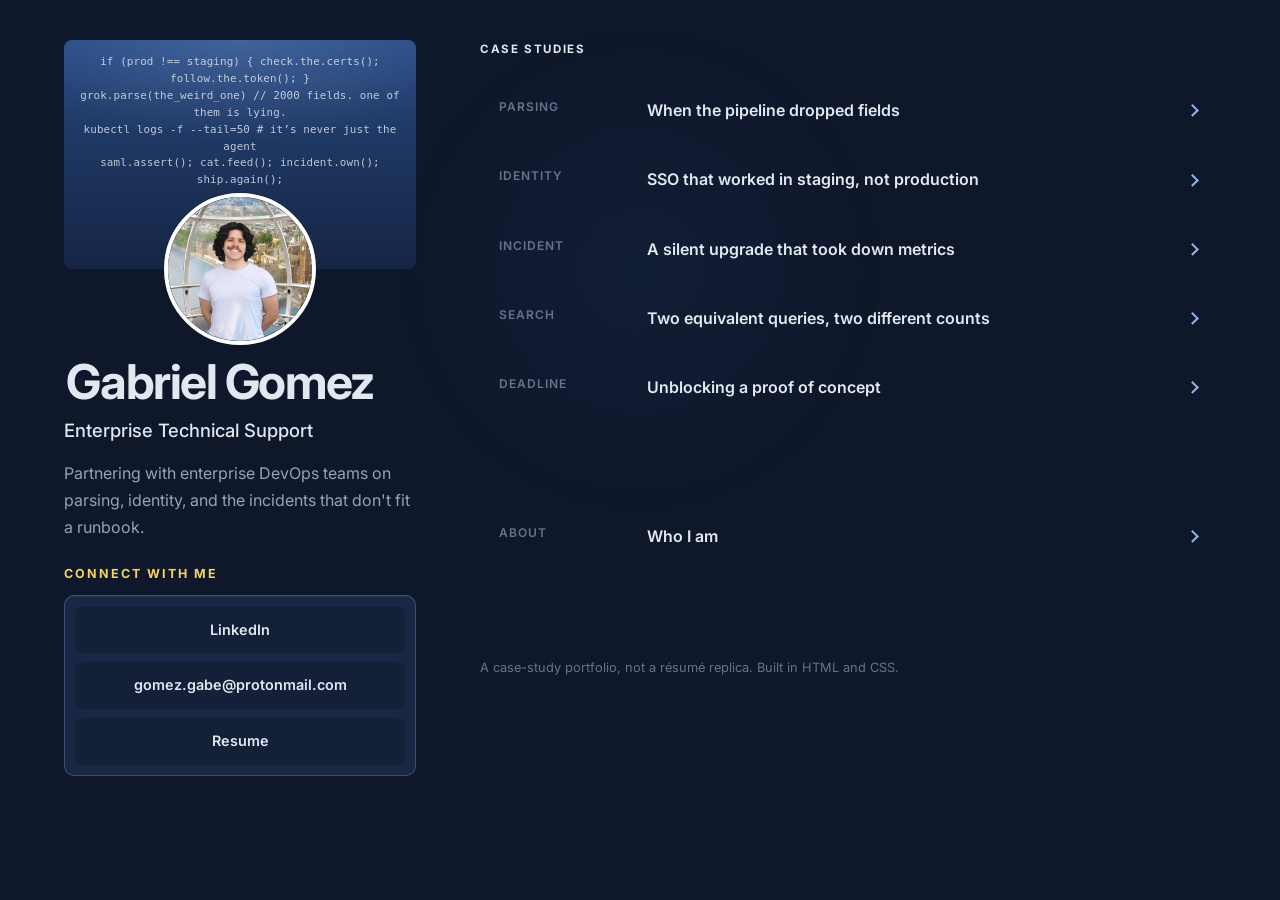
<file: index.html>
<!DOCTYPE html>
<html lang="en">
  <head>
    <meta charset="utf-8" />
    <meta name="viewport" content="width=device-width, initial-scale=1" />
    <title>Gabriel Gomez — Case studies</title>
    <meta
      name="description"
      content="Case studies from enterprise observability support: log parsing, SSO, and production incidents at Logz.io."
    />
    <meta property="og:type" content="website" />
    <meta property="og:title" content="Gabriel Gomez — Case studies" />
    <meta
      property="og:description"
      content="Selected work from enterprise SaaS support — parsing pipelines, identity, and incidents, not a resume replica."
    />
    <meta property="og:image" content="assets/og-image.png" />
    <meta name="twitter:card" content="summary_large_image" />
    <link rel="icon" href="favicon.svg" type="image/svg+xml" />
    <link rel="icon" href="assets/favicon.png" type="image/png" />
    <link rel="preconnect" href="https://fonts.googleapis.com" />
    <link rel="preconnect" href="https://fonts.gstatic.com" crossorigin />
    <link href="https://fonts.googleapis.com/css2?family=Inter:wght@400;500;600;700&display=swap" rel="stylesheet" />
    <link rel="stylesheet" href="css/styles.css" />
  </head>
  <body>
    <div id="spotlight" aria-hidden="true"></div>
    <a class="skip" href="#content">Skip to content</a>

    <div class="layout">
      <header class="intro">
        <div class="intro-top">
          <div class="linkedin-head">
            <div class="banner" aria-hidden="true">
              <p>if (prod !== staging) { check.the.certs(); follow.the.token(); }</p>
              <p>grok.parse(the_weird_one) // 2000 fields. one of them is lying.</p>
              <p>kubectl logs -f --tail=50  # it’s never just the agent</p>
              <p>saml.assert(); cat.feed(); incident.own(); ship.again();</p>
            </div>
            <div class="portrait-wrap">
              <img
                class="portrait"
                src="assets/portrait.jpg?v=4"
                alt="Portrait of Gabriel Gomez"
                width="152"
                height="152"
              />
            </div>
          </div>
          <h1>Gabriel Gomez</h1>
          <h2>Enterprise Technical Support</h2>
          <p class="lede">
            Partnering with enterprise DevOps teams on parsing, identity, and the incidents that don't fit a runbook.
          </p>
          <p class="connect-label">Connect with me</p>
          <nav class="contact-bar" aria-label="Contact">
            <a href="https://www.linkedin.com/in/gabriel-gz/" target="_blank" rel="noopener noreferrer">LinkedIn</a>
            <a href="contact.html">gomez.gabe@protonmail.com</a>
            <a href="assets/resume.pdf" target="_blank" rel="noopener noreferrer">Resume</a>
          </nav>
        </div>
      </header>

      <main id="content">
        <section id="cases" aria-label="Case studies">
          <h2 class="section-label">Case studies</h2>
          <ul class="cases">
            <li>
              <article class="card case-card">
                <p class="when">Parsing</p>
                <details>
                  <summary>
                    <h3>When the pipeline dropped fields</h3>
                    <span class="chevron" aria-hidden="true"></span>
                  </summary>
                  <div class="case-body">
                    <p>
                      Ingest was trustworthy again after remapping indexes and fixing grok, key-value, and Sawmill rules — including a 21k+ SpanMetrics cardinality case and the 2000-field ceiling.<!-- TODO: Gabriel to supply -->
                    </p>
                    <p>
                      DevOps would ship logs that looked fine in the agent and vanished or mapped wrong in the index — <code>_grokparsefailure</code>, JSON strings where objects should be, timestamps in the wrong field, the 2000-field ceiling. I authored and debugged grok, key-value, and Sawmill rules, remapped indexes, and tuned a 21k+ SpanMetrics cardinality case so ingest was trustworthy again.
                    </p>
                    <ul class="pills">
                      <li>ELK</li>
                      <li>Grok / Sawmill</li>
                      <li>OTEL / Filebeat</li>
                    </ul>
                  </div>
                </details>
              </article>
            </li>
            <li>
              <article class="card case-card">
                <p class="when">Identity</p>
                <details>
                  <summary>
                    <h3>SSO that worked in staging, not production</h3>
                    <span class="chevron" aria-hidden="true"></span>
                  </summary>
                  <div class="case-body">
                    <p>
                      Production SSO started completing after the same SAML setup that worked in staging failed in prod — the mismatch was on the service-provider side (sign-in URL and .pem/.cert), not a broken customer IdP.
                    </p>
                    <p>
                      The surface I own is reading the error and finding the cause. We consume the customer’s IdP through the product UI (SAML or OAuth via Auth0) — we don’t architect their identity tenant. I compared the failed assertion and the Sign-in URL / certificate against staging, found the prod values didn’t match, and wrote that check down so the next identical failure wasn’t a black box.
                    </p>
                    <ul class="pills">
                      <li>SAML</li>
                      <li>OAuth</li>
                      <li>Auth0</li>
                    </ul>
                  </div>
                </details>
              </article>
            </li>
            <li>
              <article class="card case-card">
                <p class="when">Incident</p>
                <details>
                  <summary>
                    <h3>A silent upgrade that took down metrics</h3>
                    <span class="chevron" aria-hidden="true"></span>
                  </summary>
                  <div class="case-body">
                    <p>
                      Turned a two-account config ticket into a platform incident and got metrics restored the same day — root cause was a Prometheus 3.0 upgrade that broke a query the accounts API depended on.
                    </p>
                    <p>
                      Two accounts suddenly saw a “Get started” page and 500s instead of their metrics plan. I escalated with errors and screenshots, then found the same failure on a second unrelated account — which turned a “customer config” ticket into a platform incident. A Prometheus 3.0 upgrade had broken a query the accounts API used. Incident channel opened; restored the same day.
                    </p>
                    <ul class="pills">
                      <li>Metrics</li>
                      <li>Incident response</li>
                      <li>Cross-team</li>
                    </ul>
                  </div>
                </details>
              </article>
            </li>
            <li>
              <article class="card case-card">
                <p class="when">Search</p>
                <details>
                  <summary>
                    <h3>Two equivalent queries, two different counts</h3>
                    <span class="chevron" aria-hidden="true"></span>
                  </summary>
                  <div class="case-body">
                    <p>
                      Got two logically equivalent searches returning matching counts the same day — a cost-saving index-template change had altered free-text mapping. A second regression the next morning was caught in the incident channel.
                    </p>
                    <p>
                      One customer’s logically equivalent searches against the same field returned wildly different volumes. I packaged both queries and request IDs side by side after the first theories failed. Root cause: a cost-saving index-template change had altered free-text mapping. Fixed the same day; a second regression the next morning was caught in the incident channel.
                    </p>
                    <ul class="pills">
                      <li>Elasticsearch</li>
                      <li>Index mapping</li>
                      <li>Reproduction</li>
                    </ul>
                  </div>
                </details>
              </article>
            </li>
            <li>
              <article class="card case-card">
                <p class="when">Deadline</p>
                <details>
                  <summary>
                    <h3>Unblocking a proof of concept</h3>
                    <span class="chevron" aria-hidden="true"></span>
                  </summary>
                  <div class="case-body">
                    <p>
                      Feature enabled and verified before the POC deadline after an enrichment-permissioning block and a broken AWS credential.<!-- TODO: Gabriel to supply -->
                    </p>
                    <p>
                      A prospect’s POC depended on an enrichment feature that needed backend permissioning. I escalated with account and token context already gathered, then stayed through a second blocker when the AWS credential powering the feature broke. Feature enabled and verified before the deadline — the kind of work that sits next to the account team, not just the ticket queue.
                    </p>
                    <ul class="pills">
                      <li>Integrations</li>
                      <li>Account team</li>
                      <li>AWS</li>
                    </ul>
                  </div>
                </details>
              </article>
            </li>
          </ul>
        </section>

        <section id="about" aria-label="About">
          <article class="card case-card">
            <p class="when">About</p>
            <details>
              <summary>
                <h3>Who I am</h3>
                <span class="chevron" aria-hidden="true"></span>
              </summary>
              <div class="case-body">
                <p>
                  I’m a technical support engineer who likes getting into the weeds of problems and figuring out why something isn’t working.<!-- TODO: Gabriel to supply -->
                </p>
                <p>
                  Most of my day-to-day work is with enterprise customers and the engineers behind their environments, troubleshooting integrations, APIs, logs, parsing, configurations, and the weird edge cases that don’t always have an obvious answer. I’m comfortable being the person who owns a problem, digs through what’s actually happening, and works with the customer and engineering teams until we have an answer.
                </p>
                <p>
                  I’m based in New York and interested in Senior Technical Support, Technical Account Management, and Solutions Engineering roles.
                </p>
                <p>
                  The dates, titles, and rest of the job-history stuff are on my
                  <a href="assets/resume.pdf" target="_blank" rel="noopener noreferrer">resume</a>.
                </p>
              </div>
            </details>
          </article>
        </section>

        <footer class="fine">
          <p>
            A case-study portfolio, not a résumé replica. Built in HTML and CSS.
          </p>
        </footer>
      </main>
    </div>

    <script src="js/main.js"></script>
  </body>
</html>
</file>
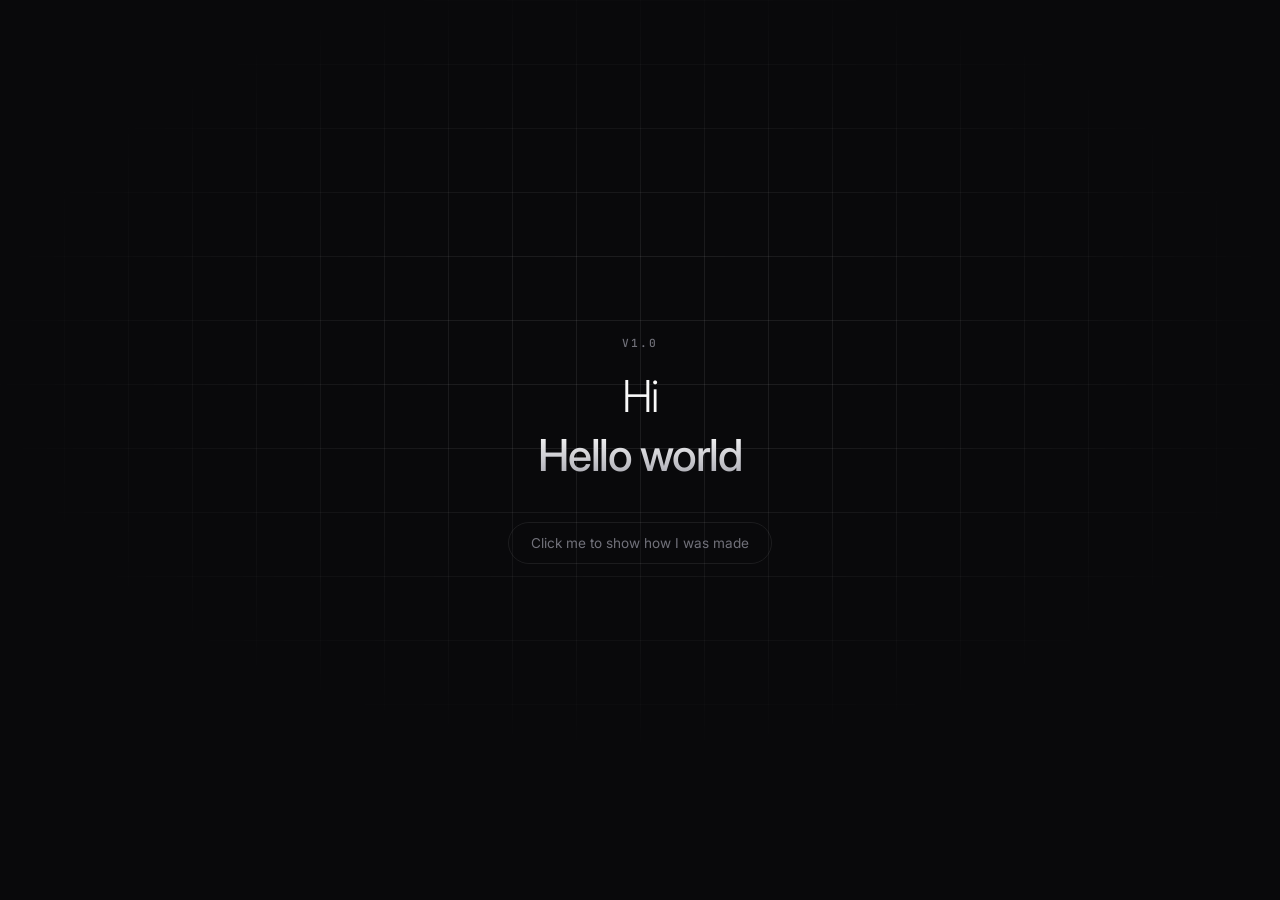
<file: versions/v1.0/index.html>
<!DOCTYPE html>
<html lang="en">
  <head>
    <meta charset="UTF-8" />
    <meta name="viewport" content="width=device-width, initial-scale=1.0" />
    <title>Hello world — v1.0 snapshot</title>
    <link rel="preconnect" href="https://fonts.googleapis.com" />
    <link rel="preconnect" href="https://fonts.gstatic.com" crossorigin />
    <link
      href="https://fonts.googleapis.com/css2?family=Inter:wght@300;400;500&family=JetBrains+Mono:wght@400;500&display=swap"
      rel="stylesheet"
    />
    <link rel="stylesheet" href="style.css" />
  </head>
  <body>
    <div class="grid-bg" aria-hidden="true"></div>
    <main class="page">
      <section class="hero">
        <p class="eyebrow">v1.0</p>
        <h1 class="greeting">Hi <span class="name">Hello world</span></h1>
      </section>
      <button type="button" class="btn">Click me to show how I was made</button>
    </main>
  </body>
</html>
</file>
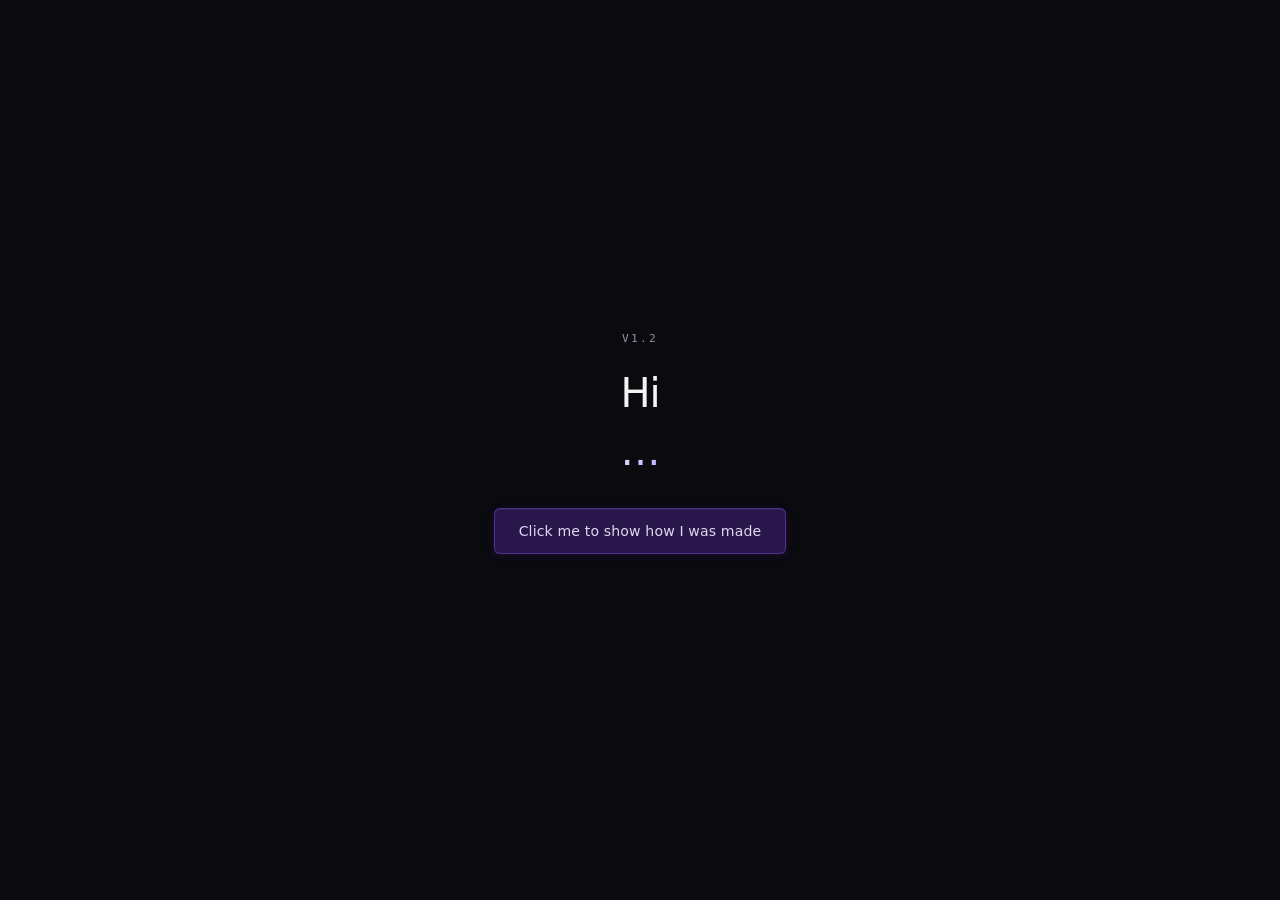
<file: versions/v1.2/index.html>
<!DOCTYPE html>
<html lang="en">
  <head>
    <meta charset="UTF-8" />
    <meta name="viewport" content="width=device-width, initial-scale=1.0" />
    <title>v1.2 snapshot</title>
    <link rel="stylesheet" href="../../style.css?v=1.2" />
  </head>
  <body>
    <div class="grid-bg" aria-hidden="true"></div>
    <main class="page">
      <section class="hero">
        <p class="eyebrow">v1.2</p>
        <h1 class="greeting">Hi <span class="name">…</span></h1>
      </section>
      <button type="button" class="btn btn-primary">Click me to show how I was made</button>
    </main>
  </body>
</html>
</file>
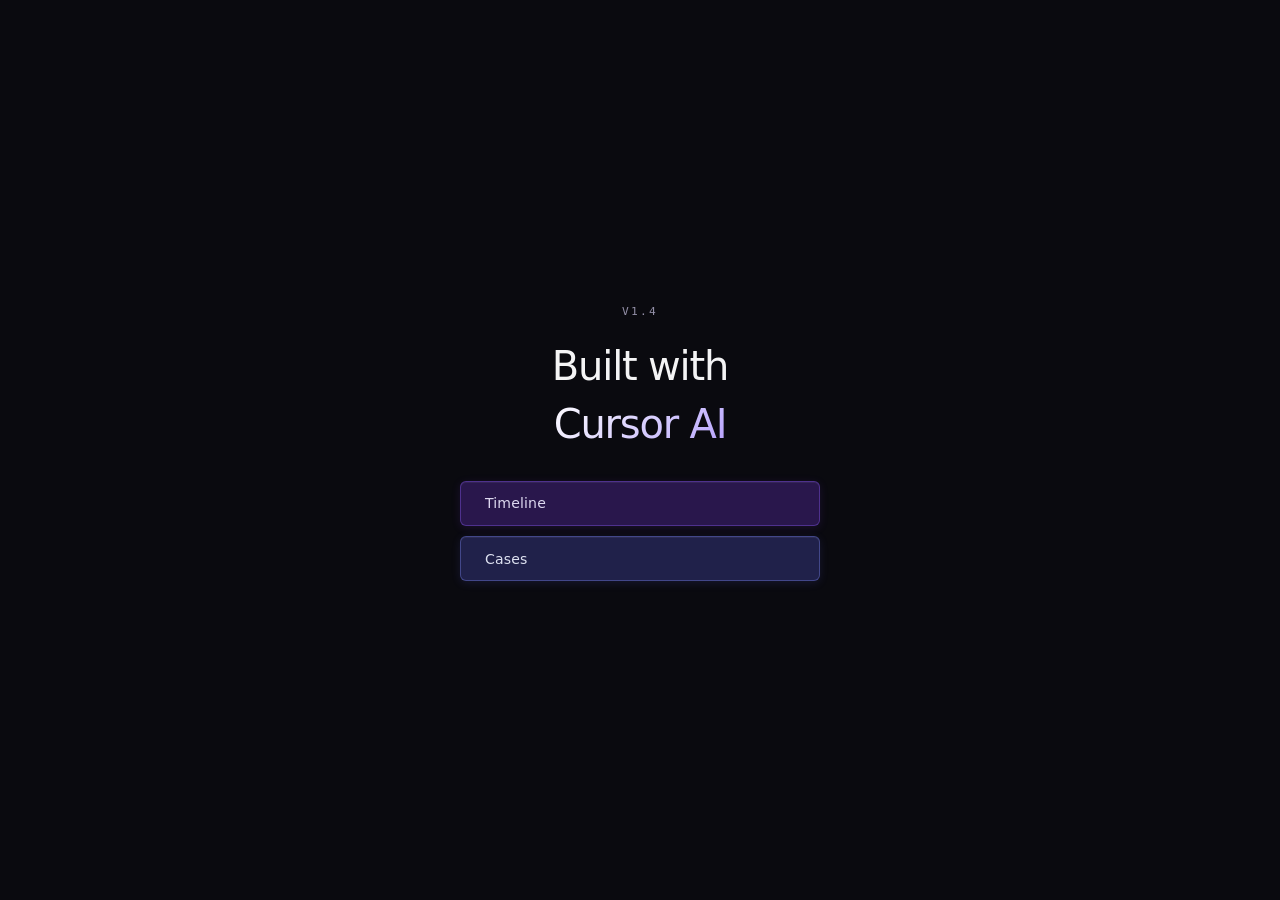
<file: versions/v1.4/index.html>
<!DOCTYPE html>
<html lang="en">
  <head>
    <meta charset="UTF-8" />
    <meta name="viewport" content="width=device-width, initial-scale=1.0" />
    <title>Built with Cursor AI — v1.4 snapshot</title>
    <link rel="stylesheet" href="../../style.css?v=1.4.2" />
  </head>
  <body>
    <div class="ai-bg" aria-hidden="true"></div>
    <div class="grid-bg" aria-hidden="true"></div>
    <main class="page">
      <section class="hero">
        <p class="eyebrow">V1.4</p>
        <h1 class="greeting">Built with <span class="name">Cursor AI</span></h1>
      </section>
      <div class="cta-group">
        <button type="button" class="btn btn-primary">Timeline</button>
        <button type="button" class="btn btn-cases">Cases</button>
      </div>
    </main>
  </body>
</html>
</file>
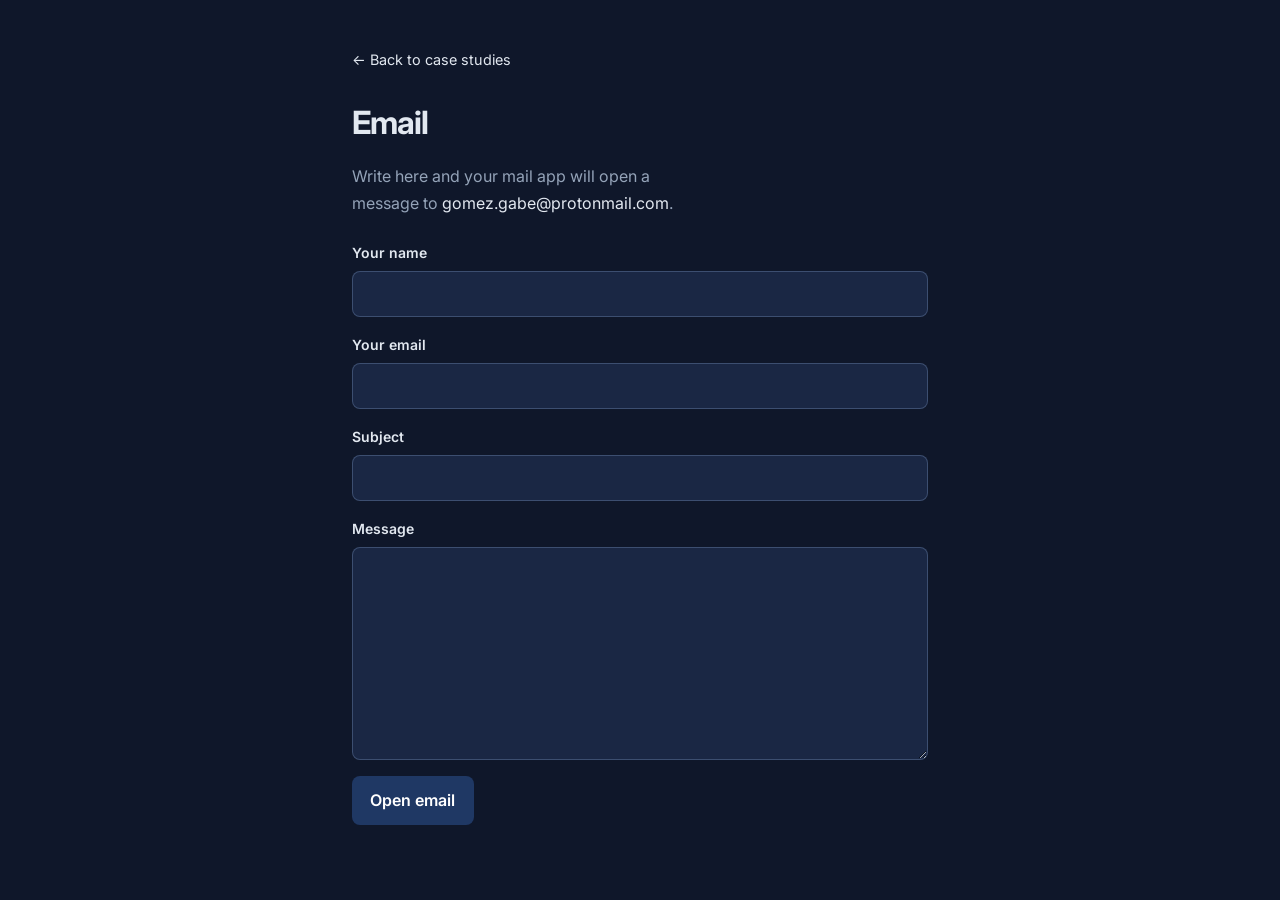
<file: contact.html>
<!DOCTYPE html>
<html lang="en">
  <head>
    <meta charset="utf-8" />
    <meta name="viewport" content="width=device-width, initial-scale=1" />
    <title>Email Gabriel Gomez</title>
    <meta name="description" content="Reach Gabriel Gomez at gomez.gabe@protonmail.com" />
    <link rel="icon" href="favicon.svg" type="image/svg+xml" />
    <link rel="icon" href="assets/favicon.png" type="image/png" />
    <link rel="preconnect" href="https://fonts.googleapis.com" />
    <link rel="preconnect" href="https://fonts.gstatic.com" crossorigin />
    <link href="https://fonts.googleapis.com/css2?family=Inter:wght@400;500;600;700&display=swap" rel="stylesheet" />
    <link rel="stylesheet" href="css/styles.css" />
  </head>
  <body>
    <a class="skip" href="#contact-form">Skip to form</a>
    <div class="contact-page">
      <p class="back"><a href="index.html">← Back to case studies</a></p>
      <h1>Email</h1>
      <p class="lede">
        Write here and your mail app will open a message to
        <a href="mailto:gomez.gabe@protonmail.com">gomez.gabe@protonmail.com</a>.
      </p>
      <form id="contact-form" class="mail-form">
        <label>
          Your name
          <input type="text" name="name" autocomplete="name" required />
        </label>
        <label>
          Your email
          <input type="email" name="from" autocomplete="email" required />
        </label>
        <label>
          Subject
          <input type="text" name="subject" required />
        </label>
        <label>
          Message
          <textarea name="body" rows="8" required></textarea>
        </label>
        <button type="submit">Open email</button>
      </form>
    </div>
    <script>
      document.getElementById("contact-form").addEventListener("submit", function (e) {
        e.preventDefault();
        var d = new FormData(e.target);
        var name = String(d.get("name") || "").trim();
        var from = String(d.get("from") || "").trim();
        var subject = String(d.get("subject") || "").trim();
        var body = String(d.get("body") || "").trim();
        var lines = body + "\n\n— " + name + " (" + from + ")";
        var href =
          "mailto:gomez.gabe@protonmail.com" +
          "?subject=" +
          encodeURIComponent(subject) +
          "&body=" +
          encodeURIComponent(lines);
        window.location.href = href;
      });
    </script>
  </body>
</html>
</file>
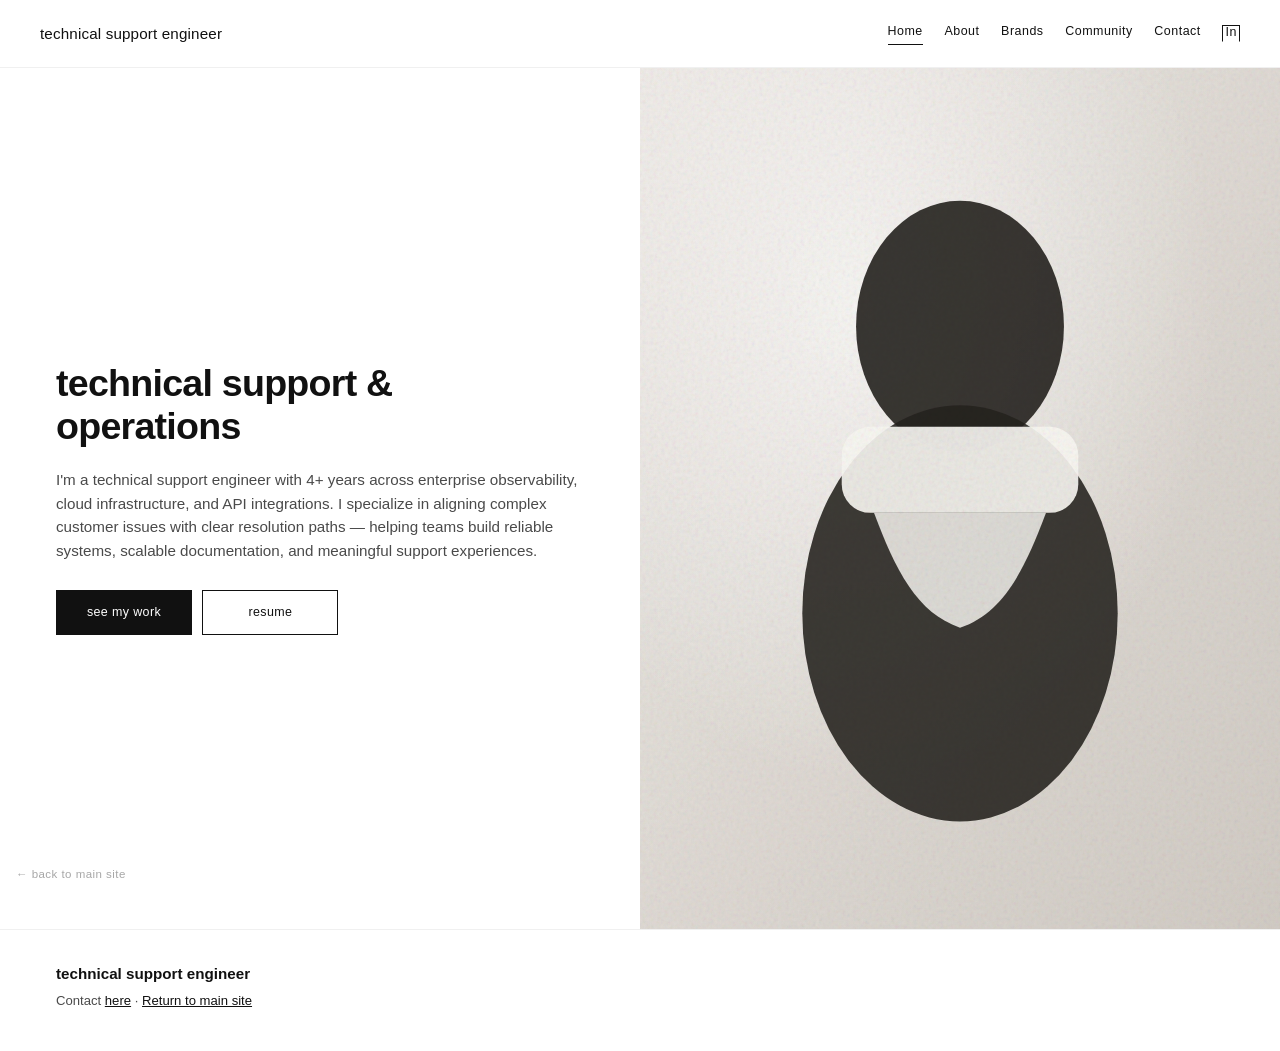
<file: easter-egg.html>
<!DOCTYPE html>
<html lang="en">
  <head>
    <meta charset="UTF-8" />
    <meta name="viewport" content="width=device-width, initial-scale=1.0" />
    <title>Technical Support Engineer — Portfolio</title>
    <link rel="stylesheet" href="easter-egg.css?v=1.8" />
  </head>
  <body class="neb-body">
    <a class="neb-skip" href="#neb-main">Skip to Content</a>
    <a class="neb-escape" href="index.html">← back to main site</a>

    <header class="neb-header">
      <a class="neb-logo" href="#" data-neb-nav="home">technical support engineer</a>
      <nav class="neb-nav" aria-label="Primary">
        <a href="#" data-neb-nav="home" class="is-active">Home</a>
        <a href="#" data-neb-nav="about">About</a>
        <a href="#" data-neb-nav="brands">Brands</a>
        <a href="#" data-neb-nav="community">Community</a>
        <a href="#" data-neb-nav="contact">Contact</a>
        <a
          class="neb-social"
          href="contact.html"
          aria-label="LinkedIn"
          title="Connect"
          >in</a
        >
      </nav>
    </header>

    <main id="neb-main">
      <section class="neb-page is-active" data-neb-page="home" id="home">
        <div class="neb-hero">
          <div class="neb-hero-copy">
            <h1>technical support &amp; operations</h1>
            <p>
              I'm a technical support engineer with 4+ years across enterprise observability,
              cloud infrastructure, and API integrations. I specialize in aligning complex customer
              issues with clear resolution paths — helping teams build reliable systems, scalable
              documentation, and meaningful support experiences.
            </p>
            <div class="neb-cta-row">
              <a href="#" class="neb-btn neb-btn-solid" data-neb-jump="brands">see my work</a>
              <a href="#" class="neb-btn neb-btn-outline" data-neb-jump="about">resume</a>
            </div>
          </div>
          <div class="neb-hero-visual" aria-hidden="true">
            <img
              src="assets/easter-egg-portrait.svg"
              alt=""
              width="900"
              height="1200"
              decoding="async"
            />
          </div>
        </div>
      </section>

      <section class="neb-page" data-neb-page="about" id="about">
        <div class="neb-section">
          <h2>technical support engineer</h2>
          <p>
            Currently focused on enterprise SaaS with roots in service desk and cloud integrations,
            I bring a practical perspective to everything I troubleshoot. My work lives at the
            intersection of systems thinking, customer empathy, and operational clarity — shaped by
            years supporting observability platforms and complex integrations.
          </p>
          <p>
            I believe in thoughtful documentation, clear communication, and the power of a good
            repro to shift outcomes. My favorite tickets blend structure and curiosity — whether
            it's tracing an ingestion failure, rethinking a KB article, or building narratives
            that help customers self-serve.
          </p>
          <p>
            I'm drawn to work that educates, unblocks, and scales — especially in service of teams
            often overlooked by one-size-fits-all support playbooks.
          </p>
          <p><strong>Specialties:</strong></p>
          <ul class="neb-specialties">
            <li>Escalation strategy &amp; cross-functional coordination</li>
            <li>Knowledge base &amp; workflow design</li>
            <li>Observability troubleshooting &amp; root cause analysis</li>
            <li>Peer mentoring &amp; team ramp-up</li>
          </ul>
        </div>
      </section>

      <section class="neb-page" data-neb-page="brands" id="brands">
        <div class="neb-section">
          <h2>selected work</h2>
          <p>Support operations, case studies, and systems work across enterprise environments.</p>
          <div class="neb-brands-grid">
            <article class="neb-brand-card">
              <h3>observability platform</h3>
              <p>Log parsing, ingestion pipelines, enterprise escalations</p>
            </article>
            <article class="neb-brand-card">
              <h3>cloud integrations</h3>
              <p>API troubleshooting, YAML / Helm, Kubernetes logging</p>
            </article>
            <article class="neb-brand-card">
              <h3>support operations</h3>
              <p>KB authoring, resolution time improvements, team mentoring</p>
            </article>
            <article class="neb-brand-card">
              <h3>case documentation</h3>
              <p>Ticket → repro → root cause → reply workflows</p>
            </article>
          </div>
        </div>
      </section>

      <section class="neb-page" data-neb-page="community" id="community">
        <div class="neb-section">
          <h2>community &amp; impact</h2>
          <p>Initiatives beyond the queue — mentoring, documentation, and team enablement.</p>
          <ul class="neb-community-list">
            <li>Peer mentor for incoming support engineers</li>
            <li>Internal training — API usage &amp; integration patterns</li>
            <li>Knowledge base &amp; documentation contributor</li>
            <li>Cross-functional escalation lead</li>
            <li>Customer empathy &amp; communication workshops</li>
          </ul>
        </div>
      </section>

      <section class="neb-page" data-neb-page="contact" id="contact">
        <div class="neb-section">
          <h2>let's connect</h2>
          <p>
            Whether you're building a support team, scaling observability tooling, or need someone
            to bring order and clarity to complex customer issues — reach out.
          </p>
          <p>Use the form or head back to the <a href="contact.html">secured contact page</a>.</p>
          <form class="neb-contact-form" action="contact.html" method="get">
            <div>
              <label for="neb-name">Name</label>
              <input id="neb-name" name="name" type="text" autocomplete="name" />
            </div>
            <div>
              <label for="neb-email">Email</label>
              <input id="neb-email" name="email" type="email" autocomplete="email" />
            </div>
            <div>
              <label for="neb-message">Message</label>
              <textarea id="neb-message" name="message"></textarea>
            </div>
            <button type="submit" class="neb-btn neb-btn-solid">send</button>
          </form>
        </div>
      </section>
    </main>

    <footer class="neb-footer">
      <h4>technical support engineer</h4>
      <p>Contact <a href="contact.html">here</a> · <a href="index.html">Return to main site</a></p>
    </footer>

    <script src="easter-egg.js?v=1.8"></script>
  </body>
</html>
</file>
<file: css/styles.css>
:root {
  --bg: #0f172a;
  --navy: #1f3864;
  --navy-soft: rgba(31, 56, 100, 0.45);
  --accent: #93b4e3;
  --heading: #e2e8f0;
  --text: #94a3b8;
  --muted: #64748b;
}

*,
*::before,
*::after {
  box-sizing: border-box;
}

html {
  scroll-behavior: smooth;
}

body {
  margin: 0;
  min-height: 100vh;
  background: var(--bg);
  color: var(--text);
  font-family: Inter, -apple-system, BlinkMacSystemFont, "Segoe UI", sans-serif;
  font-size: 16px;
  line-height: 1.7;
  -webkit-font-smoothing: antialiased;
}

#spotlight {
  pointer-events: none;
  position: fixed;
  inset: 0;
  z-index: 0;
  background: radial-gradient(600px circle at var(--x, 50%) var(--y, 30%), rgba(31, 56, 100, 0.22), transparent 40%);
}

.skip {
  position: absolute;
  left: 1rem;
  top: -3rem;
  z-index: 20;
  background: var(--navy);
  color: #fff;
  padding: 0.5rem 0.75rem;
}

.skip:focus {
  top: 1rem;
}

a {
  color: var(--heading);
  text-decoration: none;
}

a:hover {
  color: var(--accent);
}

a:focus-visible {
  outline: 2px solid var(--accent);
  outline-offset: 3px;
}

strong {
  color: var(--heading);
  font-weight: 500;
}

.section-label {
  margin: 0 0 1.25rem;
  color: var(--heading);
  font-size: 0.72rem;
  font-weight: 700;
  letter-spacing: 0.14em;
  text-transform: uppercase;
}

.case-card h3 {
  font-size: 1.05rem;
}

.card code {
  font-size: 0.85em;
  color: var(--accent);
}

.layout {
  position: relative;
  z-index: 1;
  width: min(100% - 2.5rem, 72rem);
  margin: 0 auto;
  padding: 3rem 0 4rem;
}

.intro h1 {
  margin: 0.7rem 0 0.35rem;
  padding-left: 0.15rem;
  color: var(--heading);
  font-size: clamp(2rem, 4vw, 3rem);
  font-weight: 700;
  letter-spacing: -0.03em;
  line-height: 1.1;
}

.intro h2 {
  margin: 0 0 0.85rem;
  color: var(--heading);
  font-size: 1.15rem;
  font-weight: 500;
}

.lede {
  margin: 0 0 1.35rem;
  max-width: 22rem;
}

.connect-label {
  margin: 0 0 0.7rem;
  color: #f4d35e;
  font-size: 0.78rem;
  font-weight: 700;
  letter-spacing: 0.16em;
  text-transform: uppercase;
}

.contact-bar {
  position: sticky;
  top: 0.75rem;
  z-index: 15;
  display: flex;
  flex-direction: column;
  gap: 0.55rem;
  margin: 0;
  padding: 0.65rem;
  border-radius: 10px;
  background: #1a2744;
  border: 1px solid rgba(147, 180, 227, 0.28);
  box-shadow: inset 0 1px 0 rgba(226, 232, 240, 0.06);
}

.contact-bar a {
  display: block;
  width: 100%;
  text-align: center;
  color: var(--heading);
  background: rgba(15, 23, 42, 0.45);
  border-radius: 7px;
  padding: 0.7rem 0.85rem;
  font-size: 0.9rem;
  font-weight: 600;
}

.contact-bar a:hover {
  color: #fff;
  background: var(--navy);
}

#cases {
  padding-top: 0.5rem;
}

.linkedin-head {
  position: relative;
  width: 100%;
  margin: 0 0 0.35rem;
}

.banner {
  width: 100%;
  min-height: 10rem;
  border-radius: 8px;
  padding: 0.9rem 1rem 5rem;
  background:
    radial-gradient(120% 80% at 50% 0%, rgba(147, 180, 227, 0.22), transparent 55%),
    linear-gradient(180deg, #2a4c86 0%, #1f3864 42%, #152544 100%);
  overflow: hidden;
  text-align: center;
}

.banner p {
  margin: 0 auto;
  max-width: 100%;
  color: rgba(226, 232, 240, 0.82);
  font-family: ui-monospace, Menlo, Consolas, monospace;
  font-size: 0.68rem;
  letter-spacing: 0.01em;
  line-height: 1.55;
}

.portrait-wrap {
  position: relative;
  z-index: 1;
  width: 152px;
  height: 152px;
  margin: -76px auto 0;
  border-radius: 50%;
  overflow: hidden;
  background: var(--bg);
  border: 4px solid #ffffff;
  box-shadow: 0 0 0 1px rgba(15, 23, 42, 0.35);
}

.portrait {
  width: 100%;
  height: 100%;
  object-fit: cover;
  object-position: center 42%;
  display: block;
}

.portrait-fallback {
  display: grid;
  place-items: center;
  color: var(--accent);
  font-weight: 700;
  letter-spacing: 0.04em;
  filter: none;
}

#content section {
  margin-bottom: 5rem;
}

#about p {
  margin: 0 0 1rem;
}

.jobs,
.cases {
  margin: 0;
  padding: 0;
  list-style: none;
}

.card {
  display: grid;
  gap: 0.75rem;
  padding: 1rem;
  border-radius: 8px;
  transition: background 0.15s ease;
}

.card:hover {
  background: rgba(30, 41, 59, 0.55);
}

.case-card details {
  min-width: 0;
}

.case-card summary {
  display: flex;
  align-items: center;
  justify-content: space-between;
  gap: 0.75rem;
  cursor: pointer;
  list-style: none;
}

.case-card summary::-webkit-details-marker {
  display: none;
}

.case-card summary:focus-visible {
  outline: 2px solid var(--accent);
  outline-offset: 4px;
}

.case-card summary h3 {
  margin: 0;
}

.chevron {
  flex: 0 0 auto;
  width: 0.55rem;
  height: 0.55rem;
  border-right: 2px solid var(--accent);
  border-bottom: 2px solid var(--accent);
  transform: rotate(-45deg);
  transition: transform 0.2s ease;
}

.case-card details[open] .chevron {
  transform: rotate(45deg);
}

.case-body {
  padding-top: 0.85rem;
}

.when {
  margin: 0;
  color: var(--muted);
  font-size: 0.75rem;
  font-weight: 600;
  letter-spacing: 0.08em;
  text-transform: uppercase;
}

.card h3 {
  margin: 0 0 0.45rem;
  color: var(--heading);
  font-size: 1rem;
  font-weight: 600;
}

.card p {
  margin: 0 0 0.85rem;
}

.pills {
  display: flex;
  flex-wrap: wrap;
  gap: 0.4rem;
  margin: 0;
  padding: 0;
  list-style: none;
}

.pills li {
  background: var(--navy-soft);
  color: var(--accent);
  border-radius: 999px;
  padding: 0.2rem 0.7rem;
  font-size: 0.75rem;
  font-weight: 500;
}

.resume-link {
  margin: 1.25rem 0 0;
}

.resume-link a {
  color: var(--heading);
  font-weight: 500;
}

.fine {
  color: var(--muted);
  font-size: 0.8rem;
}

.fine p {
  margin: 0;
  max-width: 36rem;
}

.contact-page {
  position: relative;
  z-index: 1;
  width: min(100% - 2.5rem, 36rem);
  margin: 0 auto;
  padding: 3rem 0 4rem;
}

.contact-page h1 {
  margin: 0 0 0.75rem;
  color: var(--heading);
  font-size: 2rem;
  letter-spacing: -0.03em;
}

.contact-page .back {
  margin: 0 0 1.5rem;
  font-size: 0.9rem;
}

.mail-form {
  display: grid;
  gap: 1rem;
  margin-top: 1.5rem;
}

.mail-form label {
  display: grid;
  gap: 0.35rem;
  color: var(--heading);
  font-size: 0.875rem;
  font-weight: 600;
}

.mail-form input,
.mail-form textarea {
  width: 100%;
  border: 1px solid rgba(147, 180, 227, 0.28);
  border-radius: 8px;
  padding: 0.65rem 0.75rem;
  background: #1a2744;
  color: var(--heading);
  font: inherit;
  font-weight: 400;
}

.mail-form input:focus,
.mail-form textarea:focus {
  outline: 2px solid var(--accent);
  outline-offset: 2px;
}

.mail-form button {
  justify-self: start;
  border: 0;
  border-radius: 8px;
  padding: 0.7rem 1.15rem;
  background: var(--navy);
  color: #fff;
  font: inherit;
  font-weight: 600;
  cursor: pointer;
}

.mail-form button:hover {
  background: #2a4c86;
}

@media (min-width: 960px) {
  .layout {
    display: grid;
    grid-template-columns: minmax(18rem, 22rem) minmax(0, 1fr);
    align-items: start;
    gap: 4rem;
    padding-top: 2.5rem;
    padding-bottom: 4rem;
  }

  .intro {
    position: sticky;
    top: 1.5rem;
  }

  .card {
    grid-template-columns: 8.5rem 1fr;
    padding: 1.1rem 1.2rem;
  }

  #cases {
    padding-top: 0;
  }
}

@media (prefers-reduced-motion: reduce) {
  html {
    scroll-behavior: auto;
  }

  #spotlight {
    display: none;
  }

  .chevron {
    transition: none;
  }
}
</file>
<file: versions/v1.0/style.css>
:root {
  --bg: #09090b;
  --surface: #111113;
  --surface-2: #18181b;
  --border: rgba(255, 255, 255, 0.08);
  --border-hover: rgba(255, 255, 255, 0.16);
  --text: #fafafa;
  --muted: #71717a;
  --glow: rgba(255, 255, 255, 0.04);
  --radius: 12px;
  --sans: "Inter", system-ui, sans-serif;
  --mono: "JetBrains Mono", ui-monospace, monospace;
}

*, *::before, *::after { box-sizing: border-box; }
html, body { margin: 0; min-height: 100%; }
body {
  font-family: var(--sans);
  background: var(--bg);
  color: var(--text);
  font-weight: 300;
  -webkit-font-smoothing: antialiased;
}
.grid-bg {
  position: fixed; inset: 0;
  background-image:
    linear-gradient(var(--border) 1px, transparent 1px),
    linear-gradient(90deg, var(--border) 1px, transparent 1px);
  background-size: 64px 64px;
  mask-image: radial-gradient(ellipse 70% 60% at 50% 40%, black 20%, transparent 75%);
  pointer-events: none;
}
.page {
  position: relative; max-width: 480px; margin: 0 auto; min-height: 100vh;
  padding: 4rem 1.5rem; display: flex; flex-direction: column;
  align-items: center; justify-content: center; gap: 2.5rem;
}
.hero { text-align: center; }
.eyebrow {
  margin: 0 0 1.25rem; font-family: var(--mono); font-size: 0.7rem;
  font-weight: 500; letter-spacing: 0.2em; text-transform: uppercase; color: var(--muted);
}
.greeting {
  margin: 0; font-size: clamp(2rem, 7vw, 2.75rem); font-weight: 300;
  letter-spacing: -0.03em; line-height: 1.2;
}
.greeting .name {
  display: block; margin-top: 0.15em; font-weight: 500;
  background: linear-gradient(180deg, #fff 0%, #a1a1aa 100%);
  -webkit-background-clip: text; -webkit-text-fill-color: transparent; background-clip: text;
}
.btn {
  background: transparent; color: var(--muted); border: 1px solid var(--border);
  border-radius: 999px; padding: 0.75rem 1.4rem; font-family: var(--sans);
  font-size: 0.85rem; cursor: pointer;
}
</file>
<file: style.css>
:root {
  --bg: #0a0a0f;
  --surface: rgba(18, 14, 28, 0.72);
  --surface-2: rgba(24, 18, 38, 0.85);
  --border: rgba(167, 139, 250, 0.12);
  --border-hover: rgba(167, 139, 250, 0.28);
  --text: #f4f4f5;
  --muted: #9490a8;
  --accent: #e9e4ff;
  --glow: rgba(139, 92, 246, 0.08);
  --current: rgba(139, 92, 246, 0.18);
  --current-border: rgba(167, 139, 250, 0.42);
  --purple: #8b5cf6;
  --purple-bright: #a78bfa;
  --purple-deep: #6d28d9;
  --purple-glow: rgba(139, 92, 246, 0.45);
  --blue-accent: #6366f1;
  --v-cyan: #40c4ff;
  --btn-primary: #7c3aed;
  --btn-primary-hover: #8b5cf6;
  --btn-primary-text: #f5f3ff;
  --btn-glow: rgba(124, 58, 237, 0.42);
  --case-accent: rgba(99, 102, 241, 0.14);
  --case-border: rgba(129, 140, 248, 0.35);
  --case-text: #c7d2fe;
  --btn-cases: #6366f1;
  --btn-cases-hover: #818cf8;
  --btn-cases-text: #eef2ff;
  --btn-cases-glow: rgba(99, 102, 241, 0.38);
  --btn-connect: #f97316;
  --btn-connect-hover: #fb923c;
  --btn-connect-text: #fff7ed;
  --btn-connect-glow: rgba(249, 115, 22, 0.35);
  --glass-blur: blur(14px);
  --radius: 14px;
  --sans: "Inter", system-ui, sans-serif;
  --panel: "DM Sans", system-ui, sans-serif;
  --quote: "Source Serif 4", Georgia, serif;
  --mono: "JetBrains Mono", ui-monospace, monospace;
}

*,
*::before,
*::after {
  box-sizing: border-box;
}

html,
body {
  margin: 0;
  min-height: 100%;
}

body {
  font-family: var(--sans);
  background: var(--bg);
  color: var(--text);
  line-height: 1.6;
  font-weight: 300;
  -webkit-font-smoothing: antialiased;
  overflow-x: hidden;
}

body.is-timeline-open {
  overflow-x: hidden;
}

/* IT infrastructure atmosphere */
.it-bg {
  position: fixed;
  inset: 0;
  pointer-events: none;
  overflow: hidden;
  z-index: 0;
  background:
    radial-gradient(ellipse 80% 60% at 50% 0%, rgba(99, 102, 241, 0.08), transparent 55%),
    radial-gradient(ellipse 60% 50% at 100% 100%, rgba(139, 92, 246, 0.06), transparent 50%),
    var(--bg);
}

.it-circuit-layer {
  position: absolute;
  inset: 0;
  opacity: 0.14;
  background-image:
    linear-gradient(90deg, transparent 49.5%, rgba(129, 140, 248, 0.35) 50%, transparent 50.5%),
    linear-gradient(0deg, transparent 49.5%, rgba(129, 140, 248, 0.25) 50%, transparent 50.5%),
    linear-gradient(45deg, transparent 49.7%, rgba(167, 139, 250, 0.2) 50%, transparent 50.3%),
    linear-gradient(-45deg, transparent 49.7%, rgba(99, 102, 241, 0.18) 50%, transparent 50.3%);
  background-size: 48px 48px, 48px 48px, 68px 68px, 68px 68px;
  mask-image: radial-gradient(ellipse 85% 75% at 50% 45%, black 15%, transparent 78%);
}

.it-network-layer {
  position: absolute;
  inset: 0;
  opacity: 0.22;
  background-image: url("data:image/svg+xml,%3Csvg xmlns='http://www.w3.org/2000/svg' width='480' height='480' viewBox='0 0 480 480'%3E%3Cg fill='none' stroke='%23818cf8' stroke-width='0.6' opacity='0.55'%3E%3Cpath d='M40 80h120v60H40z M200 200h100v80h-100z M320 60h80v100h-80z M80 300h140v70H80z M260 340h120v50H260z'/%3E%3Cpath d='M160 110h40 M300 140h20 M400 110v90 M220 280v20 M160 300v40 M380 340h-60'/%3E%3Ccircle cx='160' cy='110' r='3' fill='%23a78bfa'/%3E%3Ccircle cx='300' cy='240' r='3' fill='%23a78bfa'/%3E%3Ccircle cx='360' cy='110' r='3' fill='%23a78bfa'/%3E%3Ccircle cx='150' cy='370' r='3' fill='%23a78bfa'/%3E%3Ccircle cx='320' cy='365' r='3' fill='%23a78bfa'/%3E%3C/g%3E%3C/svg%3E");
  background-size: 480px 480px;
  animation: it-pan 90s linear infinite;
  mask-image: radial-gradient(ellipse 90% 80% at 50% 50%, black 10%, transparent 75%);
}

.it-data-flow {
  position: absolute;
  inset: 0;
  opacity: 0.18;
  background: repeating-linear-gradient(
    -12deg,
    transparent,
    transparent 18px,
    rgba(56, 189, 248, 0.06) 18px,
    rgba(56, 189, 248, 0.06) 19px
  );
  animation: it-flow 24s linear infinite;
  mask-image: linear-gradient(180deg, transparent, black 20%, black 80%, transparent);
}

.it-hex-layer {
  position: absolute;
  inset: 0;
  opacity: 0.06;
  background-image: url("data:image/svg+xml,%3Csvg xmlns='http://www.w3.org/2000/svg' width='56' height='100' viewBox='0 0 56 100'%3E%3Cpath d='M28 0 L56 16 V48 L28 64 L0 48 V16 Z M28 36 L56 52 V84 L28 100 L0 84 V52 Z' fill='none' stroke='%23a78bfa' stroke-width='0.8'/%3E%3C/svg%3E");
  background-size: 56px 100px;
}

.it-orb {
  position: absolute;
  border-radius: 50%;
  filter: blur(90px);
  opacity: 0.3;
  animation: orb-drift 22s ease-in-out infinite;
}

.it-orb-1 {
  width: 420px;
  height: 420px;
  top: -12%;
  right: 5%;
  background: radial-gradient(circle, rgba(99, 102, 241, 0.2) 0%, transparent 70%);
}

.it-orb-2 {
  width: 360px;
  height: 360px;
  bottom: -8%;
  left: 0;
  background: radial-gradient(circle, rgba(139, 92, 246, 0.16) 0%, transparent 70%);
  animation-delay: -8s;
  animation-duration: 26s;
}

@keyframes it-pan {
  from { transform: translate(0, 0); }
  to { transform: translate(-120px, -80px); }
}

@keyframes it-flow {
  from { transform: translateX(0); }
  to { transform: translateX(-40px); }
}

@keyframes orb-drift {
  0%, 100% { transform: translate(0, 0) scale(1); }
  33% { transform: translate(20px, -14px) scale(1.03); }
  66% { transform: translate(-12px, 10px) scale(0.98); }
}

.page {
  position: relative;
  z-index: 1;
  max-width: min(560px, 96vw);
  margin: 0 auto;
  min-height: 100vh;
  padding: 4rem 1.5rem 5rem;
  display: flex;
  flex-direction: column;
  align-items: center;
  justify-content: center;
  gap: 2rem;
  transition: max-width 0.4s ease;
}

.page.is-timeline-open {
  max-width: min(1280px, 96vw);
  justify-content: flex-start;
  padding-top: 3rem;
}

.page.is-cases-open {
  max-width: min(720px, 96vw);
  justify-content: flex-start;
  padding-top: 3rem;
}

.hero {
  text-align: center;
}

/* Version stamp — bottom left */
.version-corner {
  position: fixed;
  bottom: 1rem;
  left: 1rem;
  z-index: 10;
  margin: 0;
  font-family: var(--mono);
  font-size: 0.72rem;
  font-weight: 500;
  letter-spacing: 0.08em;
  text-transform: lowercase;
  color: rgba(167, 139, 250, 0.42);
  pointer-events: none;
  animation: version-hop 5s ease-in-out infinite;
}

@keyframes version-hop {
  0%, 86%, 100% {
    transform: translateY(0);
  }
  90% {
    transform: translateY(-2px);
  }
  94% {
    transform: translateY(0.4px);
  }
}

.hero-eyebrow {
  margin: 0 0 1rem;
  font-family: var(--mono);
  font-size: clamp(0.82rem, 2.4vw, 1.05rem);
  font-weight: 500;
  letter-spacing: 0.16em;
  text-transform: uppercase;
  color: rgba(196, 181, 253, 0.88);
}

.hero-sub {
  margin: 0.85rem 0 0;
  max-width: 28rem;
  font-family: var(--panel);
  font-size: 0.92rem;
  color: var(--muted);
  line-height: 1.55;
}

/* Easter egg — Verified triggers in stats panel */
.egg-verified-hit {
  font: inherit;
  font-style: inherit;
  color: inherit;
  background: none;
  border: none;
  padding: 0;
  margin: 0;
  cursor: pointer;
  border-radius: 2px;
}

.egg-verified-hit:focus-visible {
  outline: 1px solid rgba(167, 139, 250, 0.45);
  outline-offset: 2px;
}

.egg-verified-hit.egg-verified-tapped {
  color: rgba(196, 181, 253, 0.95);
}

.eyebrow {
  margin: 0 0 1.25rem;
  font-family: var(--mono);
  font-size: 0.7rem;
  font-weight: 500;
  letter-spacing: 0.2em;
  text-transform: uppercase;
  color: var(--muted);
}

/* Panel / box typography — distinct from hero title */
.panel-box,
.panel-box .about-intro,
.panel-box .cases-intro,
.panel-box .git-footer p,
.panel-box .iteration-title,
.panel-box .change-list,
.panel-box .cursor-prompt,
.panel-box .case-title,
.panel-box .step-label,
.panel-box .step-content,
.panel-box .case-id,
.panel-box .case-severity {
  font-family: var(--panel);
}

.panel-box .stat-quote,
.panel-box blockquote {
  font-family: var(--quote);
}

.greeting {
  margin: 0;
  font-size: clamp(1.75rem, 6vw, 2.5rem);
  font-weight: 300;
  letter-spacing: -0.03em;
  line-height: 1.25;
}

.greeting .name {
  display: block;
  margin-top: 0.2em;
  font-weight: 500;
  background: linear-gradient(135deg, #fff 0%, #c4b5fd 40%, #8b5cf6 75%, #6366f1 100%);
  background-size: 200% 200%;
  -webkit-background-clip: text;
  -webkit-text-fill-color: transparent;
  background-clip: text;
  animation: title-glow 8s ease-in-out infinite;
}

@keyframes title-glow {
  0%, 100% { background-position: 0% 50%; }
  50% { background-position: 100% 50%; }
}

.cta-group {
  display: flex;
  flex-direction: column;
  align-items: stretch;
  gap: 0.65rem;
  width: 100%;
  max-width: 360px;
}

/* ===== Credibility corner (subtle, bottom-right) ===== */
.credibility-corner {
  position: fixed;
  bottom: 1rem;
  right: 1rem;
  z-index: 10;
  max-width: min(340px, calc(100vw - 2rem));
  display: flex;
  flex-direction: column;
  align-items: flex-end;
  gap: 0.5rem;
}

.credibility-toggle {
  display: flex;
  align-items: flex-start;
  gap: 0.45rem;
  padding: 0.45rem 0.65rem;
  background: rgba(9, 9, 11, 0.55);
  border: 1px solid rgba(255, 255, 255, 0.05);
  border-radius: 4px;
  color: rgba(255, 255, 255, 0.28);
  font-family: var(--panel);
  cursor: pointer;
  backdrop-filter: blur(6px);
  text-align: left;
  transition:
    color 0.2s,
    border-color 0.2s,
    background 0.2s;
}

.credibility-label {
  display: flex;
  flex-direction: column;
  gap: 0.15rem;
  min-width: 0;
}

.credibility-title {
  font-family: var(--panel);
  font-size: 0.72rem;
  font-weight: 500;
  letter-spacing: 0.1em;
  text-transform: uppercase;
  color: rgba(255, 255, 255, 0.42);
}

.credibility-toggle:hover .credibility-title {
  color: rgba(255, 255, 255, 0.62);
}

.credibility-toggle[aria-expanded="true"] .credibility-title {
  color: rgba(196, 181, 253, 0.9);
}

.credibility-teaser {
  font-family: var(--mono);
  font-size: 0.58rem;
  font-weight: 400;
  letter-spacing: 0.03em;
  line-height: 1.35;
  color: inherit;
}

.credibility-toggle:hover {
  color: rgba(255, 255, 255, 0.5);
  border-color: rgba(255, 255, 255, 0.1);
  background: rgba(9, 9, 11, 0.75);
}

.credibility-toggle[aria-expanded="true"] {
  color: rgba(167, 139, 250, 0.75);
  border-color: rgba(139, 92, 246, 0.25);
}

.credibility-toggle .toggle-arrow {
  width: 0.65rem;
  height: 0.65rem;
  font-size: 0.65rem;
  color: inherit;
}

.credibility-stat {
  color: rgba(167, 139, 250, 0.55);
  font-weight: 500;
}

.credibility-toggle[aria-expanded="true"] .credibility-stat {
  color: rgba(196, 181, 253, 0.9);
}

.credibility-panel {
  width: min(360px, calc(100vw - 2rem));
  max-height: min(78vh, 560px);
  overflow-y: auto;
  padding: 1.1rem;
  border: 1px solid var(--border);
  border-radius: var(--radius);
  background: var(--surface);
  backdrop-filter: var(--glass-blur);
  box-shadow:
    0 12px 40px rgba(0, 0, 0, 0.45),
    inset 0 1px 0 rgba(255, 255, 255, 0.04);
  animation: fade-in 0.3s ease;
}

.credibility-panel[hidden] {
  display: none;
}

.stats-panel-header {
  margin-bottom: 0.85rem;
  padding-bottom: 0.65rem;
  border-bottom: 1px solid var(--border);
}

.stats-panel-title {
  margin: 0;
  font-family: var(--panel);
  font-size: 0.75rem;
  font-weight: 500;
  letter-spacing: 0.12em;
  text-transform: uppercase;
  color: var(--text);
}

.stats-panel-sub {
  margin: 0.25rem 0 0;
  font-family: var(--panel);
  font-size: 0.68rem;
  color: var(--muted);
}

.stats-summary {
  margin: 0 0 0.85rem;
  font-family: var(--quote);
  font-size: 0.82rem;
  font-style: italic;
  line-height: 1.55;
  color: rgba(255, 255, 255, 0.62);
}

.stat-band-secondary {
  display: flex;
  flex-direction: column;
  gap: 0.45rem;
  margin: 0.75rem 0;
  padding-bottom: 0.75rem;
  border-bottom: 1px solid var(--border);
}

.stat-mini {
  display: flex;
  align-items: baseline;
  gap: 0.45rem;
  font-family: var(--panel);
  font-size: 0.74rem;
  line-height: 1.4;
}

.stat-mini-num {
  flex-shrink: 0;
  font-family: var(--mono);
  font-size: 0.78rem;
  font-weight: 600;
  color: rgba(167, 139, 250, 0.75);
  min-width: 2.5rem;
}

.stat-mini-label {
  color: rgba(255, 255, 255, 0.55);
}

.stats-skills {
  margin: 0.75rem 0;
  padding-bottom: 0.75rem;
  border-bottom: 1px solid var(--border);
}

.stats-skills-grid {
  margin: 0;
}

.stats-skill-row {
  margin-bottom: 0.5rem;
}

.stats-skill-row dt {
  font-family: var(--panel);
  font-size: 0.65rem;
  font-weight: 500;
  letter-spacing: 0.08em;
  text-transform: uppercase;
  color: rgba(167, 139, 250, 0.75);
  margin-bottom: 0.15rem;
}

.stats-skill-row dd {
  margin: 0;
  font-family: var(--panel);
  font-size: 0.74rem;
  color: rgba(255, 255, 255, 0.55);
  line-height: 1.45;
}

.stats-education {
  margin: 0 0 0.85rem;
  font-family: var(--panel);
  font-size: 0.74rem;
  color: var(--muted);
}

.stats-reviews-title {
  margin-bottom: 0.5rem;
}

.stats-highlights {
  margin: 0.75rem 0;
  padding: 0.65rem 0;
  border-bottom: 1px solid var(--border);
}

.stats-highlights-title {
  margin: 0 0 0.45rem;
  font-family: var(--panel);
  font-size: 0.68rem;
  font-weight: 500;
  letter-spacing: 0.1em;
  text-transform: uppercase;
  color: var(--muted);
}

.stats-highlights-list {
  margin: 0;
  padding-left: 1.1rem;
  font-family: var(--panel);
  font-size: 0.78rem;
  color: rgba(255, 255, 255, 0.62);
  line-height: 1.55;
}

.stats-highlights-list li {
  margin-bottom: 0.2rem;
}

.credibility-panel .stat-band-inner {
  flex-direction: column;
  gap: 1rem;
  padding: 0 0 0.75rem;
  border: none;
  background: none;
  border-bottom: 1px solid var(--border);
  border-radius: 0;
}

.credibility-panel .stat-divider {
  display: none;
}

.credibility-panel .stat-number {
  font-size: 1.35rem;
  color: rgba(196, 181, 253, 0.95);
}

.credibility-panel .stat-label {
  font-size: 0.65rem;
}

.credibility-panel .stat-quotes {
  grid-template-columns: 1fr;
  gap: 0.65rem;
  margin-top: 0.75rem;
}

.credibility-panel .stat-quote {
  font-size: 0.78rem;
  padding: 0.55rem 0.75rem;
  border-left-width: 1px;
  color: rgba(255, 255, 255, 0.55);
}

.credibility-panel .stat-quote cite {
  font-family: var(--panel);
  font-size: 0.68rem;
}

/* Legacy stat-band rules (corner panel reuses inner parts) */
.stat-band-inner {
  display: flex;
  align-items: center;
  justify-content: center;
  gap: 2.5rem;
  padding: 1.75rem 2rem;
  border: 1px solid var(--border);
  border-radius: var(--radius);
  background: rgba(255, 255, 255, 0.02);
}

.stat-block {
  text-align: center;
  flex: 1;
  min-width: 0;
}

.stat-number {
  font-family: var(--mono);
  font-size: 2.4rem;
  font-weight: 700;
  color: var(--btn-primary);
  line-height: 1;
}

.stat-label {
  margin-top: 0.5rem;
  font-size: 0.72rem;
  letter-spacing: 0.08em;
  text-transform: uppercase;
  color: var(--muted);
}

.stat-divider {
  flex-shrink: 0;
  width: 1px;
  height: 42px;
  background: rgba(255, 255, 255, 0.1);
}

.stat-quotes {
  display: grid;
  grid-template-columns: repeat(2, 1fr);
  gap: 1rem;
  margin-top: 1.25rem;
}

.stat-quote {
  margin: 0;
  padding: 0.75rem 1rem;
  font-size: 0.85rem;
  font-style: italic;
  color: rgba(255, 255, 255, 0.7);
  line-height: 1.55;
  border-left: 2px solid rgba(167, 139, 250, 0.6);
  background: rgba(255, 255, 255, 0.02);
  border-radius: 0 6px 6px 0;
}

.stat-quote cite {
  display: block;
  margin-top: 0.4rem;
  font-style: normal;
  font-size: 0.72rem;
  color: rgba(255, 255, 255, 0.4);
}

.mock-stat-row {
  display: flex;
  gap: 0.35rem;
  justify-content: center;
  margin: 0.35rem 0;
}

.mock-stat-row span {
  font-family: var(--mono);
  font-size: 0.45rem;
  color: var(--btn-primary);
  background: rgba(139, 92, 246, 0.12);
  padding: 0.15rem 0.3rem;
  border-radius: 2px;
}

.mock-quote-strip {
  height: 0.35rem;
  background: rgba(167, 139, 250, 0.2);
  border-radius: 2px;
  margin: 0.25rem auto 0.35rem;
  max-width: 80%;
}

@media (max-width: 600px) {
  .credibility-corner {
    bottom: 0.65rem;
    right: 0.65rem;
    left: 0.65rem;
    max-width: none;
    align-items: stretch;
  }

  .credibility-toggle {
    justify-content: flex-start;
  }

  .credibility-teaser {
    font-size: 0.55rem;
  }

  .credibility-panel {
    width: 100%;
  }

  .stat-band-inner {
    flex-direction: column;
    gap: 1.5rem;
    padding: 1.5rem 1.25rem;
  }

  .stat-divider {
    display: none;
  }

  .stat-number {
    font-size: 2rem;
  }

  .stat-quotes {
    grid-template-columns: 1fr;
  }
}

.cta-group .btn {
  width: 100%;
  display: flex;
  align-items: center;
  gap: 0.55rem;
  text-align: left;
}

.btn-label {
  flex: 1;
}

/* Universal toggle arrow — › closed, ⌄ open */
.toggle-arrow {
  flex-shrink: 0;
  display: inline-flex;
  align-items: center;
  justify-content: center;
  width: 1rem;
  height: 1rem;
  font-size: 0.85rem;
  font-weight: 600;
  line-height: 1;
  opacity: 0.85;
  transition: transform 0.22s ease, opacity 0.2s;
}

.toggle-arrow::before {
  content: "›";
  display: block;
  transform: translateY(-0.5px);
}

[aria-expanded="true"] > .toggle-arrow {
  opacity: 1;
}

[aria-expanded="true"] > .toggle-arrow::before {
  content: "⌄";
  transform: translateY(-1px);
}

.btn-primary .toggle-arrow {
  color: rgba(237, 233, 254, 0.85);
}

.btn-primary[aria-expanded="true"] .toggle-arrow {
  color: #ecfeff;
}

.btn-cases .toggle-arrow {
  color: rgba(238, 242, 255, 0.85);
}

.btn-cases[aria-expanded="true"] .toggle-arrow {
  color: #f5f3ff;
}

.btn-connect {
  background: rgba(249, 115, 22, 0.24);
  color: rgba(255, 247, 237, 0.92);
  border: 1px solid rgba(251, 146, 60, 0.36);
  border-radius: 6px;
  padding: 0.85rem 1.5rem;
  font-family: var(--sans);
  font-size: 0.88rem;
  font-weight: 500;
  letter-spacing: 0.01em;
  text-decoration: none;
  cursor: pointer;
  box-shadow:
    0 2px 10px rgba(249, 115, 22, 0.12),
    inset 0 1px 0 rgba(255, 255, 255, 0.06);
  transition:
    background 0.2s,
    transform 0.15s,
    box-shadow 0.2s,
    border-color 0.2s;
}

.btn-connect:hover {
  background: rgba(251, 146, 60, 0.38);
  border-color: rgba(253, 186, 116, 0.52);
  transform: translateY(-1px);
  box-shadow:
    0 4px 18px rgba(249, 115, 22, 0.2),
    inset 0 1px 0 rgba(255, 255, 255, 0.1);
}

.btn-connect:active {
  transform: translateY(0);
  box-shadow:
    0 1px 8px rgba(249, 115, 22, 0.14),
    inset 0 1px 0 rgba(255, 255, 255, 0.05);
}

.btn-connect .btn-link-arrow {
  flex-shrink: 0;
  font-size: 0.9rem;
  font-weight: 600;
  opacity: 0.85;
  transition: transform 0.2s;
}

.btn-connect:hover .btn-link-arrow {
  transform: translateX(2px);
  opacity: 1;
}

.accordion-toggle .toggle-arrow {
  color: var(--case-text);
  font-size: 0.8rem;
}

.step-toggle .toggle-arrow {
  color: var(--muted);
}

.accordion-item.is-open > .accordion-toggle .toggle-arrow {
  color: var(--text);
}

.btn-primary {
  background: rgba(124, 58, 237, 0.28);
  color: rgba(237, 233, 254, 0.92);
  border: 1px solid rgba(139, 92, 246, 0.38);
  border-radius: 6px;
  padding: 0.85rem 1.5rem;
  font-family: var(--sans);
  font-size: 0.88rem;
  font-weight: 500;
  letter-spacing: 0.01em;
  cursor: pointer;
  box-shadow:
    0 2px 10px rgba(124, 58, 237, 0.14),
    inset 0 1px 0 rgba(255, 255, 255, 0.06);
  transition:
    background 0.2s,
    transform 0.15s,
    box-shadow 0.2s,
    border-color 0.2s;
}

.btn-primary:hover {
  background: rgba(139, 92, 246, 0.42);
  transform: translateY(-2px);
  border-color: rgba(167, 139, 250, 0.55);
  box-shadow:
    0 6px 22px rgba(124, 58, 237, 0.22),
    inset 0 1px 0 rgba(255, 255, 255, 0.1);
}

.btn-primary:active {
  transform: translateY(0) scale(0.98);
  box-shadow:
    0 1px 6px rgba(124, 58, 237, 0.16),
    inset 0 2px 4px rgba(46, 16, 101, 0.15);
}

.btn-primary[aria-expanded="true"] {
  background: rgba(109, 40, 217, 0.55);
  color: #f5f3ff;
  border-color: rgba(167, 139, 250, 0.6);
  box-shadow:
    0 0 0 1px rgba(139, 92, 246, 0.28),
    0 4px 18px rgba(124, 58, 237, 0.24);
}

.btn-cases {
  background: rgba(99, 102, 241, 0.26);
  color: rgba(238, 242, 255, 0.92);
  border: 1px solid rgba(129, 140, 248, 0.36);
  border-radius: 6px;
  padding: 0.85rem 1.5rem;
  font-family: var(--sans);
  font-size: 0.88rem;
  font-weight: 500;
  letter-spacing: 0.01em;
  cursor: pointer;
  box-shadow:
    0 2px 10px rgba(99, 102, 241, 0.14),
    inset 0 1px 0 rgba(255, 255, 255, 0.06);
  transition:
    background 0.2s,
    transform 0.15s,
    box-shadow 0.2s,
    border-color 0.2s;
}

.btn-cases:hover {
  background: rgba(129, 140, 248, 0.4);
  transform: translateY(-2px);
  border-color: rgba(165, 180, 252, 0.55);
  box-shadow:
    0 6px 22px rgba(99, 102, 241, 0.22),
    inset 0 1px 0 rgba(255, 255, 255, 0.1);
}

.btn-cases:active {
  transform: translateY(0) scale(0.98);
  box-shadow:
    0 1px 6px rgba(99, 102, 241, 0.16),
    inset 0 2px 4px rgba(30, 27, 75, 0.15);
}

.btn-cases[aria-expanded="true"] {
  background: rgba(124, 58, 237, 0.5);
  color: #f5f3ff;
  border-color: rgba(167, 139, 250, 0.58);
  box-shadow:
    0 0 0 1px rgba(167, 139, 250, 0.28),
    0 4px 18px rgba(99, 102, 241, 0.22);
}

.about-panel,
.cases-panel {
  width: 100%;
  animation: fade-in 0.35s ease;
}

.about-panel[hidden],
.cases-panel[hidden] {
  display: none;
}

@keyframes fade-in {
  from {
    opacity: 0;
    transform: translateY(8px);
  }
  to {
    opacity: 1;
    transform: translateY(0);
  }
}

.about-inner {
  background: var(--surface);
  border: 1px solid var(--border);
  border-radius: var(--radius);
  padding: 1.5rem;
  backdrop-filter: var(--glass-blur);
  box-shadow:
    0 12px 40px rgba(0, 0, 0, 0.4),
    inset 0 1px 0 rgba(255, 255, 255, 0.04);
}

.about-header h2 {
  margin: 0 0 0.5rem;
  font-size: 0.75rem;
  font-weight: 500;
  letter-spacing: 0.12em;
  text-transform: uppercase;
  color: var(--muted);
}

.about-intro {
  margin: 0 0 1.25rem;
  font-size: 0.88rem;
  color: var(--muted);
  line-height: 1.65;
}

.timeline-track {
  overflow-x: auto;
  overflow-y: hidden;
  padding-bottom: 0.75rem;
  margin: 0 -0.25rem;
  scrollbar-width: thin;
  scrollbar-color: var(--border-hover) transparent;
}

.timeline-track::-webkit-scrollbar {
  height: 6px;
}

.timeline-track::-webkit-scrollbar-thumb {
  background: var(--border-hover);
  border-radius: 3px;
}

.iteration-list {
  display: flex;
  flex-direction: row;
  align-items: stretch;
  gap: 0;
  min-width: min-content;
  padding: 0.25rem;
}

.iteration-card {
  position: relative;
  flex: 0 0 240px;
  display: flex;
  flex-direction: column;
  border: 1px solid var(--border);
  border-radius: 10px;
  background: var(--surface-2);
  padding: 1rem;
  opacity: 0;
  transform: translateX(16px);
  animation: slide-in 0.45s ease forwards;
  animation-delay: calc(var(--stagger) * 0.1s);
}

@keyframes slide-in {
  to {
    opacity: 1;
    transform: translateX(0);
  }
}

.iteration-card.is-current {
  border-color: var(--current-border);
  background: linear-gradient(180deg, var(--current) 0%, var(--surface-2) 55%);
  box-shadow: 0 0 28px rgba(139, 92, 246, 0.12);
}

.timeline-arrow {
  position: absolute;
  right: -1.1rem;
  top: 50%;
  transform: translateY(-50%);
  color: var(--muted);
  font-size: 1rem;
  z-index: 1;
  pointer-events: none;
}

.iteration-head {
  margin-bottom: 0.75rem;
}

.iteration-meta {
  display: flex;
  align-items: center;
  gap: 0.4rem;
  flex-wrap: wrap;
  margin-bottom: 0.35rem;
}

.version-badge {
  font-family: var(--mono);
  font-size: 0.68rem;
  font-weight: 500;
  letter-spacing: 0.04em;
  color: var(--text);
  background: var(--surface);
  border: 1px solid var(--border);
  border-radius: 4px;
  padding: 0.12rem 0.35rem;
}

.version-label {
  font-size: 0.65rem;
  color: var(--muted);
  text-transform: uppercase;
  letter-spacing: 0.08em;
}

.current-pill {
  font-size: 0.6rem;
  font-weight: 500;
  text-transform: uppercase;
  letter-spacing: 0.06em;
  color: #93c5fd;
  background: var(--current);
  border: 1px solid var(--current-border);
  border-radius: 999px;
  padding: 0.08rem 0.4rem;
}

.iteration-title {
  margin: 0;
  font-size: 0.88rem;
  font-weight: 400;
  color: var(--accent);
  line-height: 1.35;
}

.iteration-body {
  flex: 1;
  display: flex;
  flex-direction: column;
  font-size: 0.8rem;
}

.cursor-prompt {
  margin: 0 0 0.65rem;
  padding: 0.55rem 0.7rem;
  border-left: 2px solid var(--border-hover);
  font-size: 0.75rem;
  font-style: italic;
  color: var(--muted);
  line-height: 1.5;
}

.change-list {
  margin: 0 0 0.75rem;
  padding-left: 1rem;
  font-size: 0.75rem;
  color: var(--accent);
}

.change-list li {
  margin-bottom: 0.2rem;
}

.change-list li::marker {
  color: var(--muted);
}

.snapshot-note {
  margin: 0.5rem 0 0;
  font-size: 0.72rem;
  color: var(--muted);
}

.snapshot-note code,
.git-footer code {
  font-family: var(--mono);
  font-size: 0.72rem;
  background: var(--surface);
  border: 1px solid var(--border);
  border-radius: 4px;
  padding: 0.1rem 0.35rem;
}

.mock {
  border-radius: 8px;
  overflow: hidden;
  border: 1px solid var(--border);
  margin-top: auto;
}

.mock-warm {
  background: #faf8f5;
  padding: 0.75rem;
}

.mock-dark {
  position: relative;
  background: #09090b;
  padding: 0.75rem;
}

.mock-grid {
  position: absolute;
  inset: 0;
  opacity: 0.4;
  background-image:
    linear-gradient(rgba(255, 255, 255, 0.06) 1px, transparent 1px),
    linear-gradient(90deg, rgba(255, 255, 255, 0.06) 1px, transparent 1px);
  background-size: 24px 24px;
}

.mock-card {
  position: relative;
  background: #fff;
  border: 1px solid #e8e2da;
  border-radius: 8px;
  padding: 0.65rem;
  text-align: center;
}

.mock-card.dark {
  background: #111113;
  border-color: rgba(255, 255, 255, 0.08);
}

.mock-eyebrow {
  display: block;
  font-size: 0.5rem;
  text-transform: uppercase;
  letter-spacing: 0.1em;
  color: #6b6560;
  margin-bottom: 0.3rem;
}

.mock-eyebrow.mono {
  font-family: var(--mono);
}

.mock-title {
  font-size: 0.75rem;
  color: #1a1a1a;
  margin-bottom: 0.5rem;
}

.mock-title.dark {
  color: #fafafa;
  font-weight: 300;
}

.mock-title em {
  font-style: normal;
  color: #c45d3a;
  font-weight: 600;
}

.mock-title.dark em {
  color: #fafafa;
  font-weight: 500;
}

.mock-field {
  height: 0.45rem;
  background: #f0ebe4;
  border-radius: 4px;
  margin: 0 auto 0.3rem;
  max-width: 85%;
}

.mock-field.short {
  max-width: 60%;
}

.mock-btn {
  display: inline-block;
  margin-top: 0.25rem;
  font-size: 0.48rem;
  padding: 0.25rem 0.5rem;
  border-radius: 6px;
}

.mock-btn.warm {
  background: #c45d3a;
  color: #fff;
}

.mock-btn.ghost {
  background: transparent;
  color: #71717a;
  border: 1px solid rgba(255, 255, 255, 0.12);
  border-radius: 999px;
}

.mock-btn.accent {
  background: #22d3ee;
  color: #042f2e;
  border-radius: 3px;
  font-weight: 500;
}

.mock-btn.purple {
  background: #a78bfa;
  color: #2e1065;
  border-radius: 3px;
  font-weight: 500;
}

.mock-btn.sharp {
  border-radius: 2px;
}

.mock-eyebrow.shimmer {
  color: #67e8f9;
  border: 1px solid rgba(34, 211, 238, 0.3);
  display: inline-block;
  padding: 0.1rem 0.3rem;
  border-radius: 2px;
}

.mock-panel-strip,
.mock-timeline-row {
  display: flex;
  gap: 0.2rem;
  justify-content: center;
  margin: 0.4rem auto 0;
}

.mock-panel-strip {
  height: 0.35rem;
  background: rgba(255, 255, 255, 0.06);
  border-radius: 4px;
  max-width: 70%;
}

.mock-timeline-row span {
  width: 0.55rem;
  height: 0.55rem;
  border-radius: 3px;
  background: rgba(255, 255, 255, 0.1);
}

.mock-timeline-row span.active {
  background: #22d3ee;
}

.mock-cases-strip {
  margin-top: 0.45rem;
  font-size: 0.45rem;
  color: #c4b5fd;
  letter-spacing: 0.04em;
}

.mock-btn.orange {
  background: #f97316;
  color: #431407;
  border-radius: 3px;
  font-weight: 500;
}

.mock-btn.ghost-soft {
  background: rgba(34, 211, 238, 0.15);
  color: #67e8f9;
  border: 1px solid rgba(34, 211, 238, 0.25);
  border-radius: 3px;
}

.mock-skill-row {
  display: flex;
  gap: 0.25rem;
  justify-content: center;
  margin: 0.3rem 0;
}

.mock-skill-row span {
  width: 0.65rem;
  height: 0.65rem;
  border-radius: 50%;
  background: rgba(139, 92, 246, 0.35);
  border: 1px solid rgba(167, 139, 250, 0.4);
}

.mock-tag-row {
  display: flex;
  gap: 0.25rem;
  justify-content: center;
  margin-top: 0.35rem;
}

.mock-tag-row span {
  font-family: var(--mono);
  font-size: 0.4rem;
  color: #c4b5fd;
  letter-spacing: 0.04em;
}

.mock-version-row {
  display: flex;
  align-items: center;
  justify-content: center;
  gap: 0.15rem;
  margin: 0.35rem 0;
  font-family: var(--mono);
  font-size: 0.55rem;
  color: #22d3ee;
}

.mock-cat-dot {
  width: 0.45rem;
  height: 0.45rem;
  border-radius: 50%;
  background: #f97316;
}

.mock-it-bg-strip {
  height: 0.5rem;
  margin: 0.35rem auto;
  max-width: 85%;
  border-radius: 2px;
  background: linear-gradient(
    90deg,
    rgba(34, 211, 238, 0.15) 0%,
    rgba(139, 92, 246, 0.2) 50%,
    rgba(34, 211, 238, 0.1) 100%
  );
}

.mock-corner-tag {
  position: absolute;
  left: 0.35rem;
  bottom: 0.35rem;
  font-family: var(--mono);
  font-size: 0.42rem;
  color: rgba(167, 139, 250, 0.85);
  letter-spacing: 0.04em;
}

.mock-card.dark {
  position: relative;
}

.contact-maintenance {
  margin: 0;
  padding: 0.75rem 1rem;
  font-size: 0.95rem;
  font-weight: 500;
  text-align: center;
  color: #fde68a;
  background: rgba(245, 158, 11, 0.1);
  border: 1px solid rgba(245, 158, 11, 0.28);
  border-radius: 6px;
  line-height: 1.5;
}

/* Support case examples */
.cases-inner {
  background: linear-gradient(180deg, var(--case-accent) 0%, var(--surface) 35%);
  border: 1px solid var(--case-border);
  border-radius: var(--radius);
  padding: 1.5rem;
  backdrop-filter: var(--glass-blur);
  box-shadow:
    0 12px 40px rgba(0, 0, 0, 0.4),
    inset 0 1px 0 rgba(255, 255, 255, 0.04);
}

.cases-header h2 {
  margin: 0 0 0.5rem;
  font-size: 0.75rem;
  font-weight: 500;
  letter-spacing: 0.12em;
  text-transform: uppercase;
  color: var(--case-text);
}

.cases-intro {
  margin: 0 0 1rem;
  font-size: 0.88rem;
  color: var(--muted);
  line-height: 1.65;
}

.cases-list {
  display: flex;
  flex-direction: column;
  gap: 0.6rem;
}

.accordion-item {
  border: 1px solid var(--border);
  border-radius: 10px;
  overflow: hidden;
  background: var(--surface-2);
  transition: border-color 0.2s;
}

.accordion-item.is-open {
  border-color: var(--border-hover);
}

.accordion-toggle {
  width: 100%;
  display: flex;
  align-items: flex-start;
  gap: 0.55rem;
  padding: 0.85rem 1rem;
  background: none;
  border: none;
  color: inherit;
  text-align: left;
  cursor: pointer;
  font-family: inherit;
}

.case-toggle {
  align-items: center;
}

.case-toggle-body {
  flex: 1;
  min-width: 0;
  display: grid;
  grid-template-rows: auto auto;
  gap: 0.15rem;
}

.case-card {
  border-color: var(--case-border);
  background: linear-gradient(180deg, var(--case-accent) 0%, var(--surface-2) 40%);
}

.case-card.is-open {
  border-color: rgba(167, 139, 250, 0.5);
}

.case-meta {
  display: flex;
  align-items: center;
  gap: 0.5rem;
}

.case-id {
  font-family: var(--mono);
  font-size: 0.72rem;
  font-weight: 500;
  color: var(--case-text);
  background: var(--surface);
  border: 1px solid var(--case-border);
  border-radius: 4px;
  padding: 0.12rem 0.4rem;
}

.case-severity {
  font-family: var(--mono);
  font-size: 0.65rem;
  color: var(--muted);
  text-transform: uppercase;
  letter-spacing: 0.06em;
}

.case-title {
  margin: 0;
  font-size: 0.92rem;
  font-weight: 400;
  color: var(--accent);
  line-height: 1.35;
}

.accordion-body {
  animation: fade-in 0.25s ease;
}

.accordion-body[hidden] {
  display: none;
}

.case-body {
  padding: 0 1rem 1rem;
}

.step-flow {
  display: flex;
  flex-direction: column;
  gap: 0.45rem;
}

.step-item {
  background: var(--surface);
  border-color: var(--border);
}

.step-item.is-open {
  border-color: var(--border-hover);
}

.step-toggle {
  padding: 0.65rem 0.85rem;
  align-items: center;
}

.step-label {
  flex: 1;
  font-family: var(--mono);
  font-size: 0.72rem;
  font-weight: 500;
  letter-spacing: 0.08em;
  text-transform: uppercase;
  color: var(--case-text);
}

.step-body {
  padding: 0 0.85rem 0.75rem;
}

.step-content {
  font-size: 0.82rem;
  color: var(--accent);
  line-height: 1.65;
  padding: 0.55rem 0.7rem;
  background: var(--surface-2);
  border-radius: 6px;
  border: 1px solid var(--border);
}

.git-footer {
  display: flex;
  gap: 0.75rem;
  align-items: flex-start;
  margin-top: 1.25rem;
  padding-top: 1.25rem;
  border-top: 1px solid var(--border);
}

.git-footer p {
  margin: 0;
  font-size: 0.82rem;
  color: var(--muted);
  line-height: 1.6;
}

.tag {
  flex-shrink: 0;
  font-family: var(--mono);
  font-size: 0.7rem;
  font-weight: 500;
  letter-spacing: 0.06em;
  text-transform: uppercase;
  color: var(--text);
  background: var(--surface-2);
  border: 1px solid var(--border);
  border-radius: 4px;
  padding: 0.2rem 0.45rem;
}

@media (max-width: 640px) {
  .iteration-card {
    flex: 0 0 220px;
  }

  .page.is-timeline-open {
    max-width: 100%;
    padding-left: 1rem;
    padding-right: 1rem;
  }
}

@media (prefers-reduced-motion: reduce) {
  .it-orb,
  .it-network-layer,
  .it-data-flow,
  .greeting .name,
  .version-corner {
    animation: none;
  }

  .btn-primary:hover,
  .btn-cases:hover,
  .btn-connect:hover,
  .contact-submit:hover {
    transform: none;
  }
}

/* ===== Contact page ===== */
.page-contact {
  max-width: min(480px, 96vw);
  justify-content: flex-start;
  padding-top: 3rem;
}

.contact-card {
  width: 100%;
  padding: 1.75rem 1.5rem 1.5rem;
  background: rgba(17, 17, 19, 0.85);
  border: 1px solid var(--border);
  border-radius: var(--radius);
  backdrop-filter: blur(8px);
}

.contact-card,
.contact-card label,
.contact-card p,
.contact-card .contact-note {
  font-family: var(--panel);
}

.contact-back {
  display: inline-flex;
  align-items: center;
  gap: 0.35rem;
  margin-bottom: 1.25rem;
  font-family: var(--mono);
  font-size: 0.72rem;
  font-weight: 500;
  letter-spacing: 0.06em;
  text-transform: uppercase;
  color: var(--muted);
  text-decoration: none;
  transition: color 0.2s;
}

.contact-back:hover {
  color: var(--btn-connect);
}

.contact-header {
  margin-bottom: 1.5rem;
}

.contact-header h1 {
  margin: 0 0 0.5rem;
  font-size: clamp(1.35rem, 5vw, 1.75rem);
  font-weight: 400;
  letter-spacing: -0.02em;
}

.contact-header p {
  margin: 0;
  font-size: 0.88rem;
  color: var(--muted);
  line-height: 1.55;
}

.contact-success {
  margin-bottom: 1.25rem;
  padding: 0.75rem 1rem;
  font-size: 0.85rem;
  color: #bbf7d0;
  background: rgba(34, 197, 94, 0.1);
  border: 1px solid rgba(34, 197, 94, 0.25);
  border-radius: 6px;
}

.contact-form {
  display: flex;
  flex-direction: column;
  gap: 1.1rem;
}

.form-field {
  display: flex;
  flex-direction: column;
  gap: 0.4rem;
}

.form-field label {
  font-size: 0.78rem;
  font-weight: 500;
  letter-spacing: 0.04em;
  text-transform: uppercase;
  color: rgba(255, 255, 255, 0.55);
}

.form-field input,
.form-field textarea {
  width: 100%;
  padding: 0.7rem 0.85rem;
  font-family: var(--panel);
  font-size: 0.9rem;
  font-weight: 400;
  color: var(--text);
  background: var(--surface);
  border: 1px solid var(--border);
  border-radius: 6px;
  transition: border-color 0.2s, box-shadow 0.2s;
}

.form-field input::placeholder,
.form-field textarea::placeholder {
  color: rgba(113, 113, 122, 0.7);
}

.form-field input:focus,
.form-field textarea:focus {
  outline: none;
  border-color: rgba(249, 115, 22, 0.45);
  box-shadow: 0 0 0 3px rgba(249, 115, 22, 0.12);
}

.form-field textarea {
  min-height: 140px;
  resize: vertical;
  line-height: 1.55;
}

.form-honey {
  display: none !important;
}

.contact-submit {
  margin-top: 0.25rem;
  width: 100%;
  padding: 0.85rem 1.5rem;
  font-family: var(--sans);
  font-size: 0.88rem;
  font-weight: 500;
  color: var(--btn-connect-text);
  background: var(--btn-connect);
  border: 1px solid rgba(249, 115, 22, 0.45);
  border-radius: 6px;
  cursor: pointer;
  box-shadow:
    0 2px 12px var(--btn-connect-glow),
    inset 0 1px 0 rgba(255, 255, 255, 0.15);
  transition:
    background 0.2s,
    transform 0.15s,
    box-shadow 0.2s;
}

.contact-submit:hover {
  background: var(--btn-connect-hover);
  transform: translateY(-1px);
}

.contact-submit:active {
  transform: translateY(0);
}

.contact-note {
  margin: 1.25rem 0 0;
  padding-top: 1.1rem;
  border-top: 1px solid var(--border);
  font-size: 0.78rem;
  color: var(--muted);
  line-height: 1.55;
}

.contact-note code {
  font-family: var(--mono);
  font-size: 0.72rem;
  color: rgba(251, 146, 60, 0.85);
  background: rgba(249, 115, 22, 0.08);
  padding: 0.1rem 0.35rem;
  border-radius: 3px;
}

.contact-note a {
  color: rgba(251, 146, 60, 0.9);
  text-decoration: underline;
  text-underline-offset: 2px;
}

.contact-note a:hover {
  color: var(--btn-connect-hover);
}

.contact-error {
  margin-bottom: 1rem;
  padding: 0.75rem 1rem;
  font-size: 0.85rem;
  color: #fecaca;
  background: rgba(239, 68, 68, 0.1);
  border: 1px solid rgba(239, 68, 68, 0.28);
  border-radius: 6px;
}

.contact-config-warning {
  margin-bottom: 1rem;
  padding: 0.75rem 1rem;
  font-size: 0.82rem;
  color: #fde68a;
  background: rgba(245, 158, 11, 0.1);
  border: 1px solid rgba(245, 158, 11, 0.28);
  border-radius: 6px;
  line-height: 1.5;
}

.contact-config-warning code {
  font-family: var(--mono);
  font-size: 0.75rem;
}

.field-hint {
  font-size: 0.72rem;
  color: rgba(148, 144, 168, 0.85);
  line-height: 1.4;
}

.turnstile-wrap {
  display: flex;
  flex-direction: column;
  gap: 0.5rem;
}

.security-note {
  margin: 0;
  font-size: 0.72rem;
  color: var(--muted);
  line-height: 1.45;
}

.contact-submit:disabled {
  opacity: 0.55;
  cursor: not-allowed;
  transform: none;
}

/* ===== TSE stats panel sections ===== */
.tse-section {
  margin-top: 1rem;
  padding-top: 0.85rem;
  border-top: 1px solid var(--border);
}

.tse-skills-orbit {
  display: grid;
  grid-template-columns: repeat(2, minmax(0, 1fr));
  gap: 0.45rem;
}

.tse-skill-chip {
  display: flex;
  align-items: center;
  gap: 0.45rem;
  padding: 0.45rem 0.55rem;
  font-family: var(--panel);
  font-size: 0.72rem;
  color: rgba(255, 255, 255, 0.72);
  background: rgba(139, 92, 246, 0.08);
  border: 1px solid rgba(167, 139, 250, 0.15);
  border-radius: 8px;
}

.tse-skill-icon {
  flex-shrink: 0;
  width: 1.25rem;
  height: 1.25rem;
  display: inline-flex;
  align-items: center;
  justify-content: center;
  font-size: 0.72rem;
  color: var(--purple-bright);
  background: rgba(139, 92, 246, 0.15);
  border-radius: 50%;
  box-shadow: 0 0 10px rgba(139, 92, 246, 0.2);
}

.tse-tools-grid {
  display: grid;
  grid-template-columns: repeat(2, minmax(0, 1fr));
  gap: 0.45rem;
}

.tse-tool-tile {
  padding: 0.55rem 0.6rem;
  font-family: var(--mono);
  font-size: 0.62rem;
  font-weight: 500;
  letter-spacing: 0.04em;
  text-transform: uppercase;
  text-align: center;
  color: rgba(228, 228, 231, 0.75);
  background: rgba(18, 14, 28, 0.65);
  border: 1px solid rgba(167, 139, 250, 0.12);
  border-radius: 8px;
  box-shadow: inset 0 1px 0 rgba(255, 255, 255, 0.03);
}

.tse-achievements {
  display: grid;
  grid-template-columns: 1fr;
  gap: 0.5rem;
}

.tse-achievement {
  display: flex;
  align-items: center;
  gap: 0.65rem;
  padding: 0.65rem 0.7rem;
  background: rgba(99, 102, 241, 0.08);
  border: 1px solid rgba(129, 140, 248, 0.18);
  border-radius: 10px;
}

.tse-achievement-icon {
  flex-shrink: 0;
  width: 2rem;
  height: 2rem;
  display: inline-flex;
  align-items: center;
  justify-content: center;
  font-size: 0.95rem;
  border-radius: 8px;
  background: rgba(139, 92, 246, 0.18);
  box-shadow: 0 0 14px rgba(139, 92, 246, 0.22);
}

.tse-achievement-body strong {
  display: block;
  font-family: var(--panel);
  font-size: 1rem;
  font-weight: 600;
  color: #fff;
  line-height: 1.2;
}

.tse-achievement-body span {
  font-family: var(--panel);
  font-size: 0.72rem;
  color: var(--muted);
}

.tse-experience-list {
  margin: 0;
  padding: 0;
  list-style: none;
  display: flex;
  flex-direction: column;
  gap: 0.55rem;
}

.tse-exp-item {
  display: flex;
  gap: 0.6rem;
  align-items: flex-start;
  padding: 0.55rem 0.6rem;
  border-left: 2px solid rgba(139, 92, 246, 0.45);
  background: rgba(139, 92, 246, 0.05);
  border-radius: 0 8px 8px 0;
}

.tse-exp-dot {
  flex-shrink: 0;
  width: 0.55rem;
  height: 0.55rem;
  margin-top: 0.35rem;
  border-radius: 50%;
  background: var(--purple-bright);
  box-shadow: 0 0 8px rgba(167, 139, 250, 0.65);
}

.tse-exp-item strong {
  display: block;
  font-family: var(--panel);
  font-size: 0.78rem;
  font-weight: 500;
  color: rgba(255, 255, 255, 0.88);
}

.tse-exp-item span {
  font-family: var(--panel);
  font-size: 0.68rem;
  color: var(--muted);
}
</file>
<file: easter-egg.css>
:root {
  --neb-bg: #ffffff;
  --neb-text: #111111;
  --neb-muted: #4a4a4a;
  --neb-border: #111111;
  --neb-font: "Helvetica Neue", Helvetica, Arial, sans-serif;
  --neb-max: 1320px;
}

*,
*::before,
*::after {
  box-sizing: border-box;
}

html,
body {
  margin: 0;
  min-height: 100%;
}

body.neb-body {
  font-family: var(--neb-font);
  background: var(--neb-bg);
  color: var(--neb-text);
  line-height: 1.55;
  font-weight: 400;
  -webkit-font-smoothing: antialiased;
}

.neb-skip {
  position: absolute;
  left: -9999px;
}

.neb-skip:focus {
  left: 1rem;
  top: 1rem;
  z-index: 100;
  background: #fff;
  padding: 0.5rem 0.75rem;
  border: 1px solid var(--neb-border);
}

.neb-header {
  display: flex;
  align-items: center;
  justify-content: space-between;
  gap: 1.5rem;
  padding: 1.35rem clamp(1.25rem, 4vw, 2.5rem);
  border-bottom: 1px solid rgba(0, 0, 0, 0.06);
}

.neb-logo {
  font-size: 0.95rem;
  font-weight: 500;
  letter-spacing: 0.01em;
  text-transform: lowercase;
  color: var(--neb-text);
  text-decoration: none;
}

.neb-nav {
  display: flex;
  align-items: center;
  gap: clamp(0.85rem, 2vw, 1.35rem);
  flex-wrap: wrap;
  justify-content: flex-end;
}

.neb-nav a {
  font-size: 0.78rem;
  font-weight: 500;
  letter-spacing: 0.04em;
  text-transform: capitalize;
  color: var(--neb-text);
  text-decoration: none;
  padding-bottom: 0.15rem;
  border-bottom: 1px solid transparent;
}

.neb-nav a.is-active {
  border-bottom-color: var(--neb-text);
}

.neb-nav a:hover {
  opacity: 0.65;
}

.neb-social {
  display: inline-flex;
  align-items: center;
  justify-content: center;
  width: 1.1rem;
  height: 1.1rem;
  font-size: 0.62rem;
  font-weight: 700;
  border: 1px solid var(--neb-text);
  text-decoration: none;
  color: var(--neb-text);
}

.neb-page {
  display: none;
  animation: neb-fade 0.35s ease;
}

.neb-page.is-active {
  display: block;
}

@keyframes neb-fade {
  from {
    opacity: 0;
    transform: translateY(6px);
  }
  to {
    opacity: 1;
    transform: translateY(0);
  }
}

.neb-hero {
  display: grid;
  grid-template-columns: minmax(0, 1fr) minmax(0, 1fr);
  min-height: calc(100vh - 72px);
}

.neb-hero-copy {
  display: flex;
  flex-direction: column;
  justify-content: center;
  padding: clamp(2rem, 6vw, 4.5rem) clamp(1.5rem, 5vw, 3.5rem);
}

.neb-hero-copy h1 {
  margin: 0 0 1.25rem;
  font-size: clamp(1.75rem, 4vw, 2.35rem);
  font-weight: 700;
  line-height: 1.15;
  letter-spacing: -0.02em;
  text-transform: lowercase;
}

.neb-hero-copy p {
  margin: 0 0 1.75rem;
  max-width: 34rem;
  font-size: 0.95rem;
  color: var(--neb-muted);
}

.neb-cta-row {
  display: flex;
  flex-wrap: wrap;
  gap: 0.65rem;
}

.neb-btn {
  display: inline-flex;
  align-items: center;
  justify-content: center;
  min-width: 8.5rem;
  padding: 0.72rem 1.15rem;
  font-family: inherit;
  font-size: 0.78rem;
  font-weight: 500;
  letter-spacing: 0.03em;
  text-transform: lowercase;
  text-decoration: none;
  border: 1px solid var(--neb-border);
  cursor: pointer;
  transition: opacity 0.2s;
}

.neb-btn:hover {
  opacity: 0.75;
}

.neb-btn-solid {
  background: var(--neb-text);
  color: #fff;
}

.neb-btn-outline {
  background: transparent;
  color: var(--neb-text);
}

.neb-hero-visual {
  position: relative;
  overflow: hidden;
  background: #d9d4cf;
}

.neb-hero-visual img {
  width: 100%;
  height: 100%;
  object-fit: cover;
  object-position: center top;
  filter: grayscale(18%) contrast(1.05);
}

.neb-hero-visual::after {
  content: "";
  position: absolute;
  inset: 0;
  background-image: url("data:image/svg+xml,%3Csvg viewBox='0 0 200 200' xmlns='http://www.w3.org/2000/svg'%3E%3Cfilter id='n'%3E%3CfeTurbulence type='fractalNoise' baseFrequency='0.85' numOctaves='4' stitchTiles='stitch'/%3E%3C/filter%3E%3Crect width='100%25' height='100%25' filter='url(%23n)' opacity='0.14'/%3E%3C/svg%3E");
  pointer-events: none;
  mix-blend-mode: multiply;
}

.neb-section {
  padding: clamp(2.5rem, 6vw, 4.5rem) clamp(1.5rem, 5vw, 3.5rem);
  max-width: var(--neb-max);
  margin: 0 auto;
}

.neb-section h2 {
  margin: 0 0 1rem;
  font-size: clamp(1.35rem, 3vw, 1.75rem);
  font-weight: 700;
  text-transform: lowercase;
  letter-spacing: -0.02em;
}

.neb-section p {
  margin: 0 0 1rem;
  max-width: 42rem;
  color: var(--neb-muted);
  font-size: 0.95rem;
}

.neb-specialties {
  margin: 1.5rem 0 0;
  padding: 0;
  list-style: none;
}

.neb-specialties li {
  position: relative;
  padding-left: 1rem;
  margin-bottom: 0.45rem;
  font-size: 0.92rem;
  color: var(--neb-muted);
}

.neb-specialties li::before {
  content: "•";
  position: absolute;
  left: 0;
  color: var(--neb-text);
}

.neb-brands-grid {
  display: grid;
  grid-template-columns: repeat(auto-fill, minmax(220px, 1fr));
  gap: 1.25rem;
  margin-top: 1.5rem;
}

.neb-brand-card {
  border: 1px solid rgba(0, 0, 0, 0.08);
  padding: 1.25rem 1rem 1.1rem;
  min-height: 9rem;
  display: flex;
  flex-direction: column;
  justify-content: flex-end;
  background: #fafafa;
}

.neb-brand-card h3 {
  margin: 0;
  font-size: 1rem;
  font-weight: 700;
  text-transform: lowercase;
  letter-spacing: -0.01em;
}

.neb-brand-card p {
  margin: 0.35rem 0 0;
  font-size: 0.82rem;
}

.neb-community-list {
  margin: 1.5rem 0 0;
  padding: 0;
  list-style: none;
}

.neb-community-list li {
  padding: 1.1rem 0;
  border-bottom: 1px solid rgba(0, 0, 0, 0.08);
  font-size: clamp(1.1rem, 2.5vw, 1.45rem);
  font-weight: 700;
  text-transform: lowercase;
  letter-spacing: -0.02em;
}

.neb-contact-form {
  display: grid;
  gap: 0.85rem;
  max-width: 28rem;
  margin-top: 1.25rem;
}

.neb-contact-form label {
  font-size: 0.75rem;
  letter-spacing: 0.06em;
  text-transform: uppercase;
}

.neb-contact-form input,
.neb-contact-form textarea {
  width: 100%;
  padding: 0.65rem 0.75rem;
  border: 1px solid rgba(0, 0, 0, 0.2);
  font: inherit;
  background: #fff;
}

.neb-contact-form textarea {
  min-height: 120px;
  resize: vertical;
}

.neb-footer {
  padding: 2rem clamp(1.5rem, 5vw, 3.5rem) 2.5rem;
  border-top: 1px solid rgba(0, 0, 0, 0.06);
}

.neb-footer h4 {
  margin: 0 0 0.35rem;
  font-size: 0.95rem;
  font-weight: 700;
  text-transform: lowercase;
}

.neb-footer p {
  margin: 0;
  font-size: 0.82rem;
  color: var(--neb-muted);
}

.neb-footer a {
  color: var(--neb-text);
}

.neb-escape {
  position: fixed;
  bottom: 1rem;
  left: 1rem;
  z-index: 20;
  font-size: 0.72rem;
  color: rgba(0, 0, 0, 0.35);
  text-decoration: none;
  letter-spacing: 0.04em;
}

.neb-escape:hover {
  color: rgba(0, 0, 0, 0.7);
}

@media (max-width: 860px) {
  .neb-hero {
    grid-template-columns: 1fr;
    min-height: auto;
  }

  .neb-hero-visual {
    min-height: 52vh;
    order: -1;
  }
}

@media (prefers-reduced-motion: reduce) {
  .neb-page.is-active {
    animation: none;
  }
}
</file>
